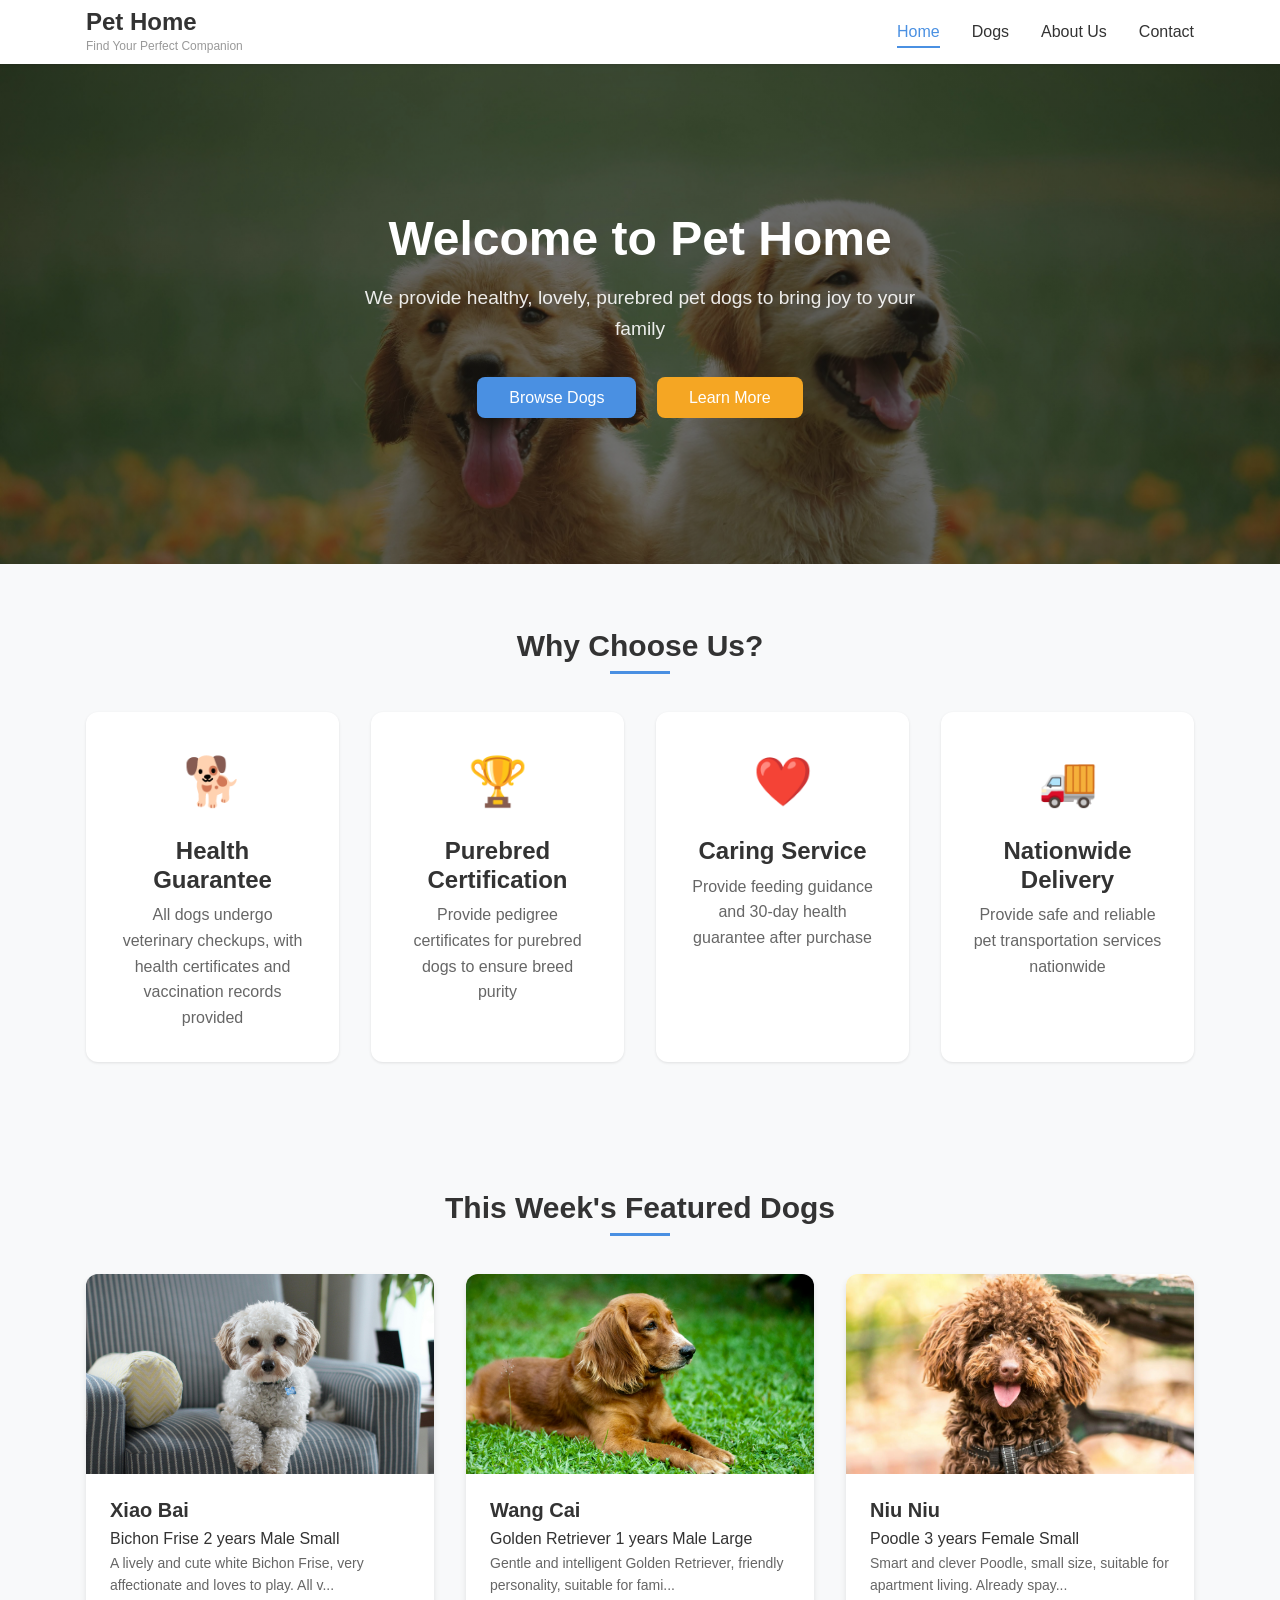
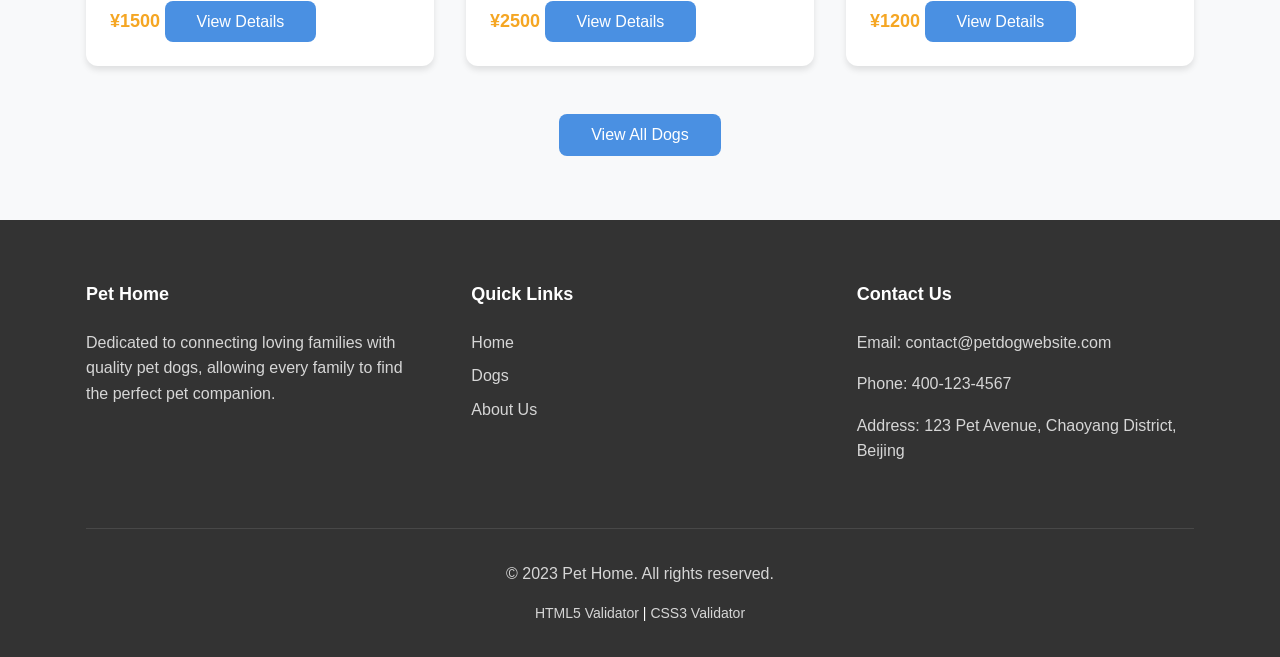
<file: index.html>
﻿<!DOCTYPE html>
<html lang="en">
<head>
    <meta charset="UTF-8">
    <meta name="viewport" content="width=device-width, initial-scale=1.0">
    <meta name="description" content="Pet Home - Premium pet dog purchase platform, providing healthy purebred pet dogs">
    <meta name="keywords" content="pet dogs, dog sales, purebred dogs, pet purchase">
    <title>Pet Home - Find Your Perfect Companion</title>
    <link rel="stylesheet" href="css/style.css">
    <link rel="stylesheet" href="css/layout.css">
    <link rel="stylesheet" href="css/responsive.css">

    <!-- Add background image style -->
    <style>
        .hero {
            /* 只保留背景图片和黑色半透明遮罩 */
            background: linear-gradient(rgba(0, 0, 0, 0.5), rgba(0, 0, 0, 0.5)), url('images/hero-background.jpg');
            background-size: cover;
            background-position: center;
            background-repeat: no-repeat;
            position: relative;
            min-height: 500px;
            display: flex;
            align-items: center;
            justify-content: center;
            text-align: center;
            color: white;
        }

        .hero-content h2 {
            font-size: 3rem;
            margin-bottom: 1rem;
        }

        .hero-content p {
            font-size: 1.2rem;
            margin-bottom: 2rem;
        }
    </style>
</head>
<body>
    <!-- Header Navigation -->
    <header class="header">
        <div class="container">
            <div class="logo">
                <h1><a href="index.html">Pet Home</a></h1>
                <p class="tagline">Find Your Perfect Companion</p>
            </div>
            <nav class="main-nav">
                <ul>
                    <li><a href="index.html" class="active">Home</a></li>
                    <li><a href="dogs.html">Dogs</a></li>
                    <li><a href="about.html">About Us</a></li>
                    <li><a href="#contact">Contact</a></li>
                </ul>
            </nav>
            <button class="menu-toggle" aria-label="Navigation Menu">
                <span></span>
                <span></span>
                <span></span>
            </button>
        </div>
    </header>

    <!-- Main Banner -->
    <section class="hero">
        <div class="hero-content">
            <h2>Welcome to Pet Home</h2>
            <p>We provide healthy, lovely, purebred pet dogs to bring joy to your family</p>
            <a href="dogs.html" class="btn btn-primary">Browse Dogs</a>
            <a href="#features" class="btn btn-secondary">Learn More</a>
        </div>
    </section>

    <!-- Features Section -->
    <section id="features" class="features">
        <div class="container">
            <h2 class="section-title">Why Choose Us?</h2>
            <div class="features-grid">
                <div class="feature-card">
                    <div class="feature-icon">🐕</div>
                    <h3>Health Guarantee</h3>
                    <p>All dogs undergo veterinary checkups, with health certificates and vaccination records provided</p>
                </div>
                <div class="feature-card">
                    <div class="feature-icon">🏆</div>
                    <h3>Purebred Certification</h3>
                    <p>Provide pedigree certificates for purebred dogs to ensure breed purity</p>
                </div>
                <div class="feature-card">
                    <div class="feature-icon">❤️</div>
                    <h3>Caring Service</h3>
                    <p>Provide feeding guidance and 30-day health guarantee after purchase</p>
                </div>
                <div class="feature-card">
                    <div class="feature-icon">🚚</div>
                    <h3>Nationwide Delivery</h3>
                    <p>Provide safe and reliable pet transportation services nationwide</p>
                </div>
            </div>
        </div>
    </section>

    <!-- Featured Dogs -->
    <section class="featured-dogs">
        <div class="container">
            <h2 class="section-title">This Week's Featured Dogs</h2>
            <div class="dog-grid" id="featured-dogs-container">
                <!-- Dog cards will be generated by JavaScript -->
            </div>
            <div class="text-center">
                <a href="dogs.html" class="btn btn-primary">View All Dogs</a>
            </div>
        </div>
    </section>

    <!-- Footer -->
    <footer class="footer" id="contact">
        <div class="container">
            <div class="footer-content">
                <div class="footer-section">
                    <h3>Pet Home</h3>
                    <p>Dedicated to connecting loving families with quality pet dogs, allowing every family to find the perfect pet companion.</p>
                </div>
                <div class="footer-section">
                    <h3>Quick Links</h3>
                    <ul>
                        <li><a href="index.html">Home</a></li>
                        <li><a href="dogs.html">Dogs</a></li>
                        <li><a href="about.html">About Us</a></li>
                    </ul>
                </div>
                <div class="footer-section">
                    <h3>Contact Us</h3>
                    <p>Email: <a href="mailto:contact@petdogwebsite.com">contact@petdogwebsite.com</a></p>
                    <p>Phone: 400-123-4567</p>
                    <p>Address: 123 Pet Avenue, Chaoyang District, Beijing</p>
                </div>
            </div>
            <div class="footer-bottom">
                <p>&copy; 2023 Pet Home. All rights reserved.</p>
                <div class="validator-links">
                    <a href="https://validator.w3.org/" target="_blank">HTML5 Validator</a> |
                    <a href="https://jigsaw.w3.org/css-validator/" target="_blank">CSS3 Validator</a>
                </div>
            </div>
        </div>
    </footer>

    <!-- JavaScript Files -->
    <script src="js/model.js"></script>
    <script src="js/view.js"></script>
    <script src="js/controller.js"></script>
    <script src="js/main.js"></script>

    <!-- Home Page Specific Script -->
    <script>
        document.addEventListener('DOMContentLoaded', function () {
            // Initialize model, view and controller
            const model = new DogModel();
            const view = new HomeView();
            const controller = new HomeController(model, view);

            // Load featured dogs
            controller.loadFeaturedDogs();

            // Mobile menu toggle
            const menuToggle = document.querySelector('.menu-toggle');
            const mainNav = document.querySelector('.main-nav');

            menuToggle.addEventListener('click', function () {
                mainNav.classList.toggle('active');
                menuToggle.classList.toggle('active');
            });

            // Close menu when clicking links
            document.querySelectorAll('.main-nav a').forEach(link => {
                link.addEventListener('click', function () {
                    mainNav.classList.remove('active');
                    menuToggle.classList.remove('active');
                });
            });
        });
    </script>
</body>
</html>
</file>
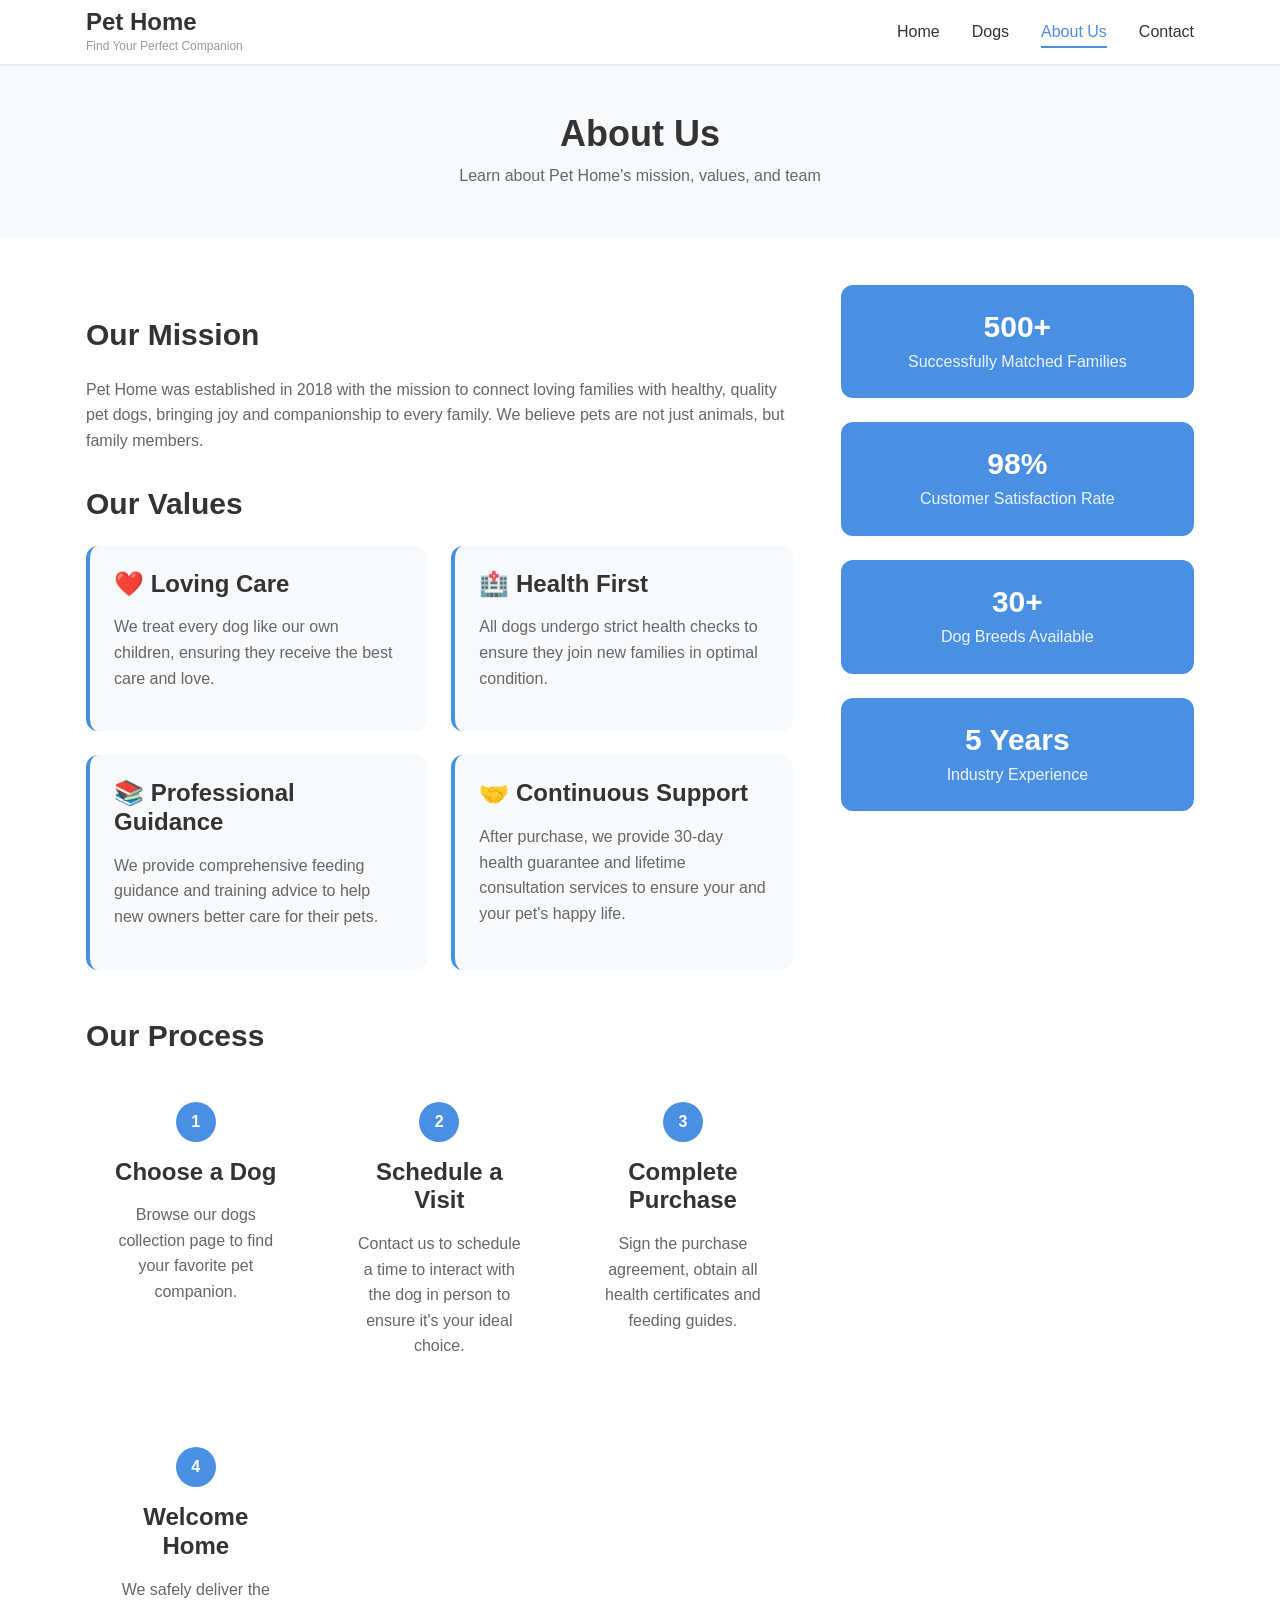
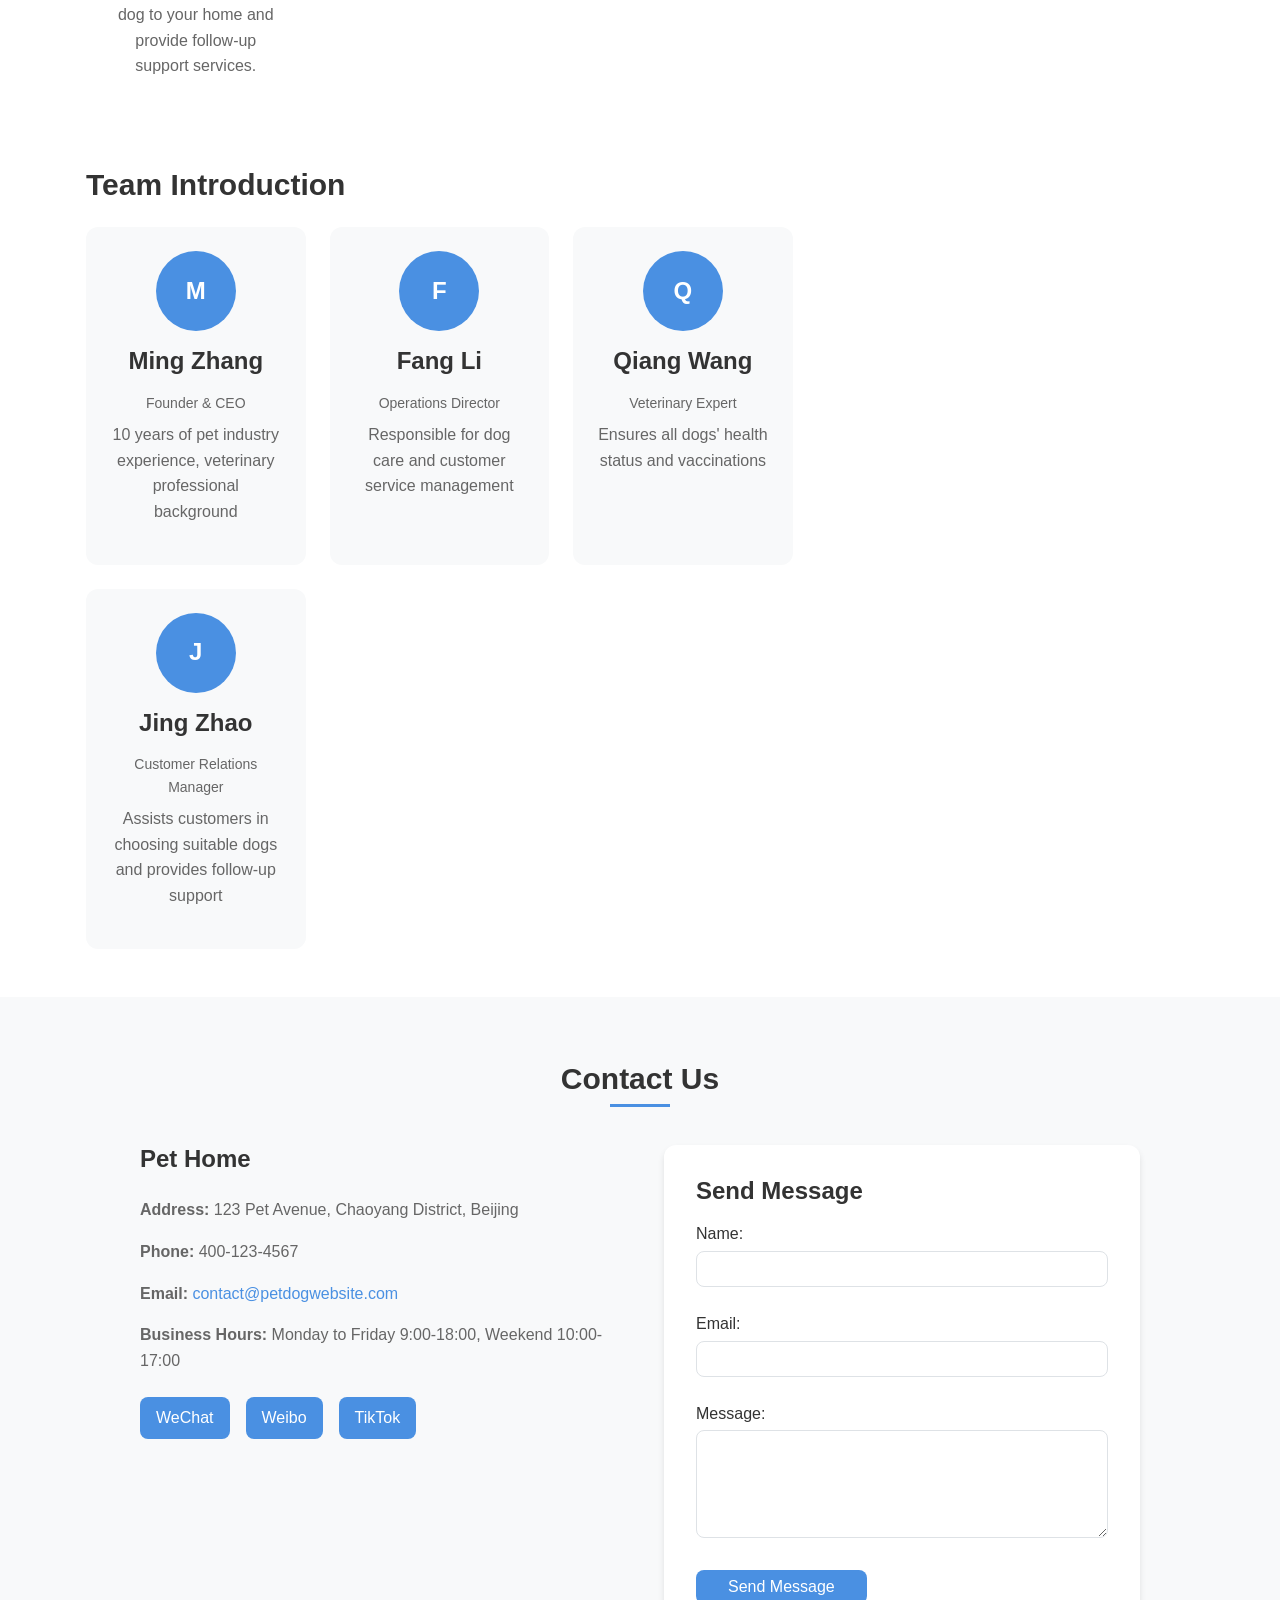
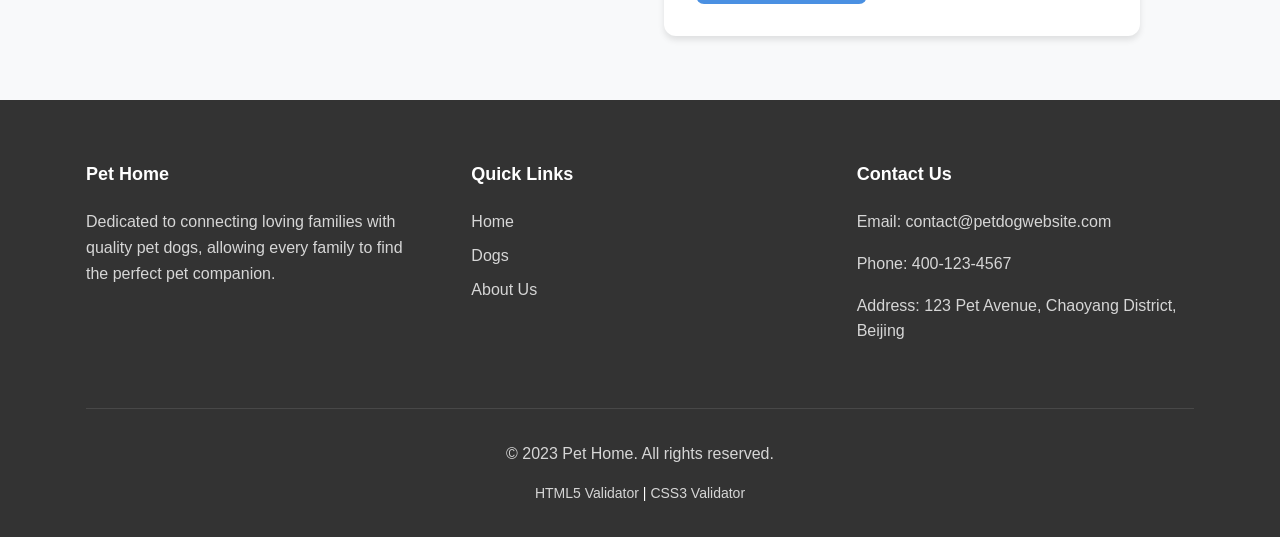
<file: about.html>
﻿<!DOCTYPE html>
<html lang="en">
<head>
    <meta charset="UTF-8">
    <meta name="viewport" content="width=device-width, initial-scale=1.0">
    <meta name="description" content="About Pet Home, our mission and values">
    <meta name="keywords" content="about us, pet home, mission, values">
    <title>About Us - Pet Home</title>
    <link rel="stylesheet" href="css/style.css">
    <link rel="stylesheet" href="css/layout.css">
    <link rel="stylesheet" href="css/responsive.css">
</head>
<body>
    <!-- Header Navigation -->
    <header class="header">
        <div class="container">
            <div class="logo">
                <h1><a href="index.html">Pet Home</a></h1>
                <p class="tagline">Find Your Perfect Companion</p>
            </div>
            <nav class="main-nav">
                <ul>
                    <li><a href="index.html">Home</a></li>
                    <li><a href="dogs.html">Dogs</a></li>
                    <li><a href="about.html" class="active">About Us</a></li>
                    <li><a href="#contact">Contact</a></li>
                </ul>
            </nav>
            <button class="menu-toggle" aria-label="Navigation Menu">
                <span></span>
                <span></span>
                <span></span>
            </button>
        </div>
    </header>

    <!-- Page Header -->
    <section class="page-header">
        <div class="container">
            <h1>About Us</h1>
            <p>Learn about Pet Home's mission, values, and team</p>
        </div>
    </section>

    <!-- About Content -->
    <section class="about-section">
        <div class="container">
            <div class="about-content">
                <div class="about-text">
                    <h2>Our Mission</h2>
                    <p>Pet Home was established in 2018 with the mission to connect loving families with healthy, quality pet dogs, bringing joy and companionship to every family. We believe pets are not just animals, but family members.</p>

                    <h2>Our Values</h2>
                    <div class="values-grid">
                        <div class="value-card">
                            <h3>❤️ Loving Care</h3>
                            <p>We treat every dog like our own children, ensuring they receive the best care and love.</p>
                        </div>
                        <div class="value-card">
                            <h3>🏥 Health First</h3>
                            <p>All dogs undergo strict health checks to ensure they join new families in optimal condition.</p>
                        </div>
                        <div class="value-card">
                            <h3>📚 Professional Guidance</h3>
                            <p>We provide comprehensive feeding guidance and training advice to help new owners better care for their pets.</p>
                        </div>
                        <div class="value-card">
                            <h3>🤝 Continuous Support</h3>
                            <p>After purchase, we provide 30-day health guarantee and lifetime consultation services to ensure your and your pet's happy life.</p>
                        </div>
                    </div>

                    <h2>Our Process</h2>
                    <div class="process-steps">
                        <div class="step">
                            <div class="step-number">1</div>
                            <h3>Choose a Dog</h3>
                            <p>Browse our dogs collection page to find your favorite pet companion.</p>
                        </div>
                        <div class="step">
                            <div class="step-number">2</div>
                            <h3>Schedule a Visit</h3>
                            <p>Contact us to schedule a time to interact with the dog in person to ensure it's your ideal choice.</p>
                        </div>
                        <div class="step">
                            <div class="step-number">3</div>
                            <h3>Complete Purchase</h3>
                            <p>Sign the purchase agreement, obtain all health certificates and feeding guides.</p>
                        </div>
                        <div class="step">
                            <div class="step-number">4</div>
                            <h3>Welcome Home</h3>
                            <p>We safely deliver the dog to your home and provide follow-up support services.</p>
                        </div>
                    </div>

                    <h2>Team Introduction</h2>
                    <div class="team-grid">
                        <div class="team-member">
                            <div class="member-avatar">M</div>
                            <h3>Ming Zhang</h3>
                            <p class="member-title">Founder & CEO</p>
                            <p>10 years of pet industry experience, veterinary professional background</p>
                        </div>
                        <div class="team-member">
                            <div class="member-avatar">F</div>
                            <h3>Fang Li</h3>
                            <p class="member-title">Operations Director</p>
                            <p>Responsible for dog care and customer service management</p>
                        </div>
                        <div class="team-member">
                            <div class="member-avatar">Q</div>
                            <h3>Qiang Wang</h3>
                            <p class="member-title">Veterinary Expert</p>
                            <p>Ensures all dogs' health status and vaccinations</p>
                        </div>
                        <div class="team-member">
                            <div class="member-avatar">J</div>
                            <h3>Jing Zhao</h3>
                            <p class="member-title">Customer Relations Manager</p>
                            <p>Assists customers in choosing suitable dogs and provides follow-up support</p>
                        </div>
                    </div>
                </div>

                <div class="about-stats">
                    <div class="stat-card">
                        <h3>500+</h3>
                        <p>Successfully Matched Families</p>
                    </div>
                    <div class="stat-card">
                        <h3>98%</h3>
                        <p>Customer Satisfaction Rate</p>
                    </div>
                    <div class="stat-card">
                        <h3>30+</h3>
                        <p>Dog Breeds Available</p>
                    </div>
                    <div class="stat-card">
                        <h3>5 Years</h3>
                        <p>Industry Experience</p>
                    </div>
                </div>
            </div>
        </div>
    </section>

    <!-- Contact Section -->
    <section class="contact-section">
        <div class="container">
            <h2 class="section-title">Contact Us</h2>
            <div class="contact-content">
                <div class="contact-info">
                    <h3>Pet Home</h3>
                    <p><strong>Address:</strong> 123 Pet Avenue, Chaoyang District, Beijing</p>
                    <p><strong>Phone:</strong> 400-123-4567</p>
                    <p><strong>Email:</strong> <a href="mailto:contact@petdogwebsite.com">contact@petdogwebsite.com</a></p>
                    <p><strong>Business Hours:</strong> Monday to Friday 9:00-18:00, Weekend 10:00-17:00</p>

                    <div class="social-links">
                        <a href="#" class="social-link">WeChat</a>
                        <a href="#" class="social-link">Weibo</a>
                        <a href="#" class="social-link">TikTok</a>
                    </div>
                </div>

                <div class="contact-form">
                    <h3>Send Message</h3>
                    <form id="contact-form">
                        <div class="form-group">
                            <label for="name">Name:</label>
                            <input type="text" id="name" name="name" required>
                        </div>
                        <div class="form-group">
                            <label for="email">Email:</label>
                            <input type="email" id="email" name="email" required>
                        </div>
                        <div class="form-group">
                            <label for="message">Message:</label>
                            <textarea id="message" name="message" rows="5" required></textarea>
                        </div>
                        <button type="submit" class="btn btn-primary">Send Message</button>
                    </form>
                </div>
            </div>
        </div>
    </section>

    <!-- Footer -->
    <footer class="footer">
        <div class="container">
            <div class="footer-content">
                <div class="footer-section">
                    <h3>Pet Home</h3>
                    <p>Dedicated to connecting loving families with quality pet dogs, allowing every family to find the perfect pet companion.</p>
                </div>
                <div class="footer-section">
                    <h3>Quick Links</h3>
                    <ul>
                        <li><a href="index.html">Home</a></li>
                        <li><a href="dogs.html">Dogs</a></li>
                        <li><a href="about.html">About Us</a></li>
                    </ul>
                </div>
                <div class="footer-section">
                    <h3>Contact Us</h3>
                    <p>Email: <a href="mailto:contact@petdogwebsite.com">contact@petdogwebsite.com</a></p>
                    <p>Phone: 400-123-4567</p>
                    <p>Address: 123 Pet Avenue, Chaoyang District, Beijing</p>
                </div>
            </div>
            <div class="footer-bottom">
                <p>&copy; 2023 Pet Home. All rights reserved.</p>
                <div class="validator-links">
                    <a href="https://validator.w3.org/" target="_blank">HTML5 Validator</a> |
                    <a href="https://jigsaw.w3.org/css-validator/" target="_blank">CSS3 Validator</a>
                </div>
            </div>
        </div>
    </footer>

    <!-- JavaScript Files -->
    <script src="js/main.js"></script>

    <!-- About Us Page Specific Script -->
    <script>
        document.addEventListener('DOMContentLoaded', function () {
            // Mobile menu toggle
            const menuToggle = document.querySelector('.menu-toggle');
            const mainNav = document.querySelector('.main-nav');

            menuToggle.addEventListener('click', function () {
                mainNav.classList.toggle('active');
                menuToggle.classList.toggle('active');
            });

            // Close menu when clicking links
            document.querySelectorAll('.main-nav a').forEach(link => {
                link.addEventListener('click', function () {
                    mainNav.classList.remove('active');
                    menuToggle.classList.remove('active');
                });
            });

            // Contact form submission
            const contactForm = document.getElementById('contact-form');
            if (contactForm) {
                contactForm.addEventListener('submit', function (e) {
                    e.preventDefault();

                    // Get form data
                    const name = document.getElementById('name').value;
                    const email = document.getElementById('email').value;
                    const message = document.getElementById('message').value;

                    // Here you can add form submission logic, such as sending to server
                    alert(`Thank you ${name} for your message! We will contact you via ${email} as soon as possible.`);

                    // Reset form
                    contactForm.reset();
                });
            }
        });
    </script>
</body>
</html>
</file>
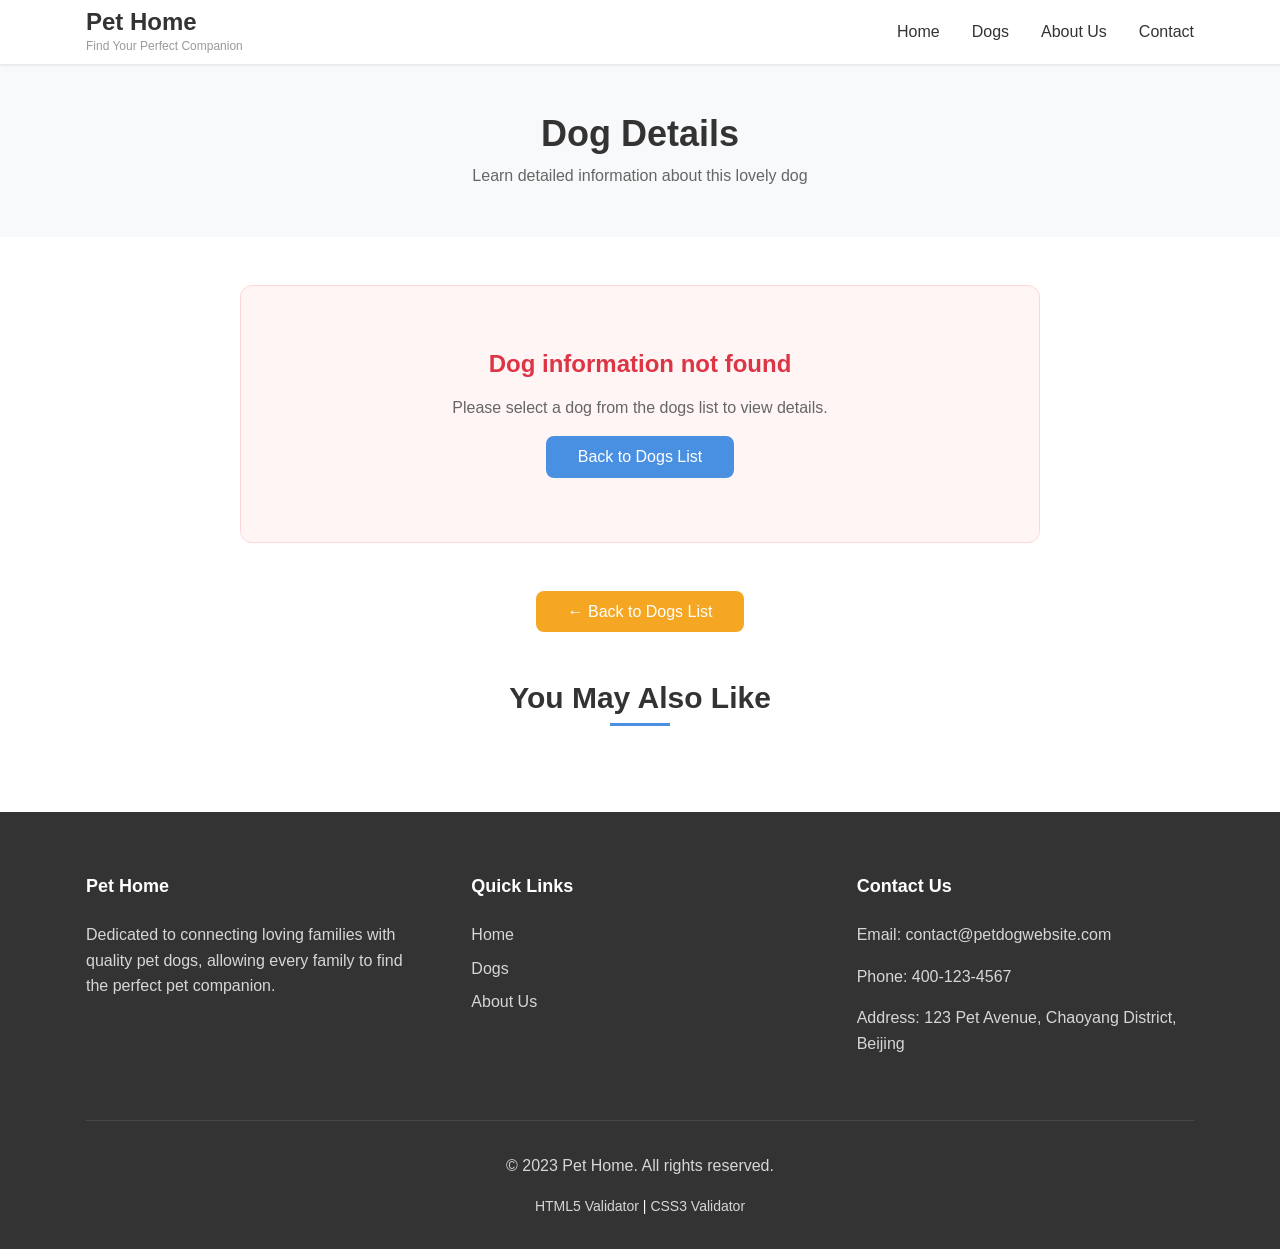
<file: dog-detail.html>
﻿<!DOCTYPE html>
<html lang="en">
<head>
    <meta charset="UTF-8">
    <meta name="viewport" content="width=device-width, initial-scale=1.0">
    <meta name="description" content="Dog detailed information page">
    <meta name="keywords" content="dog details, pet information, purchase pet">
    <title>Dog Details - Pet Home</title>
    <link rel="stylesheet" href="css/style.css">
    <link rel="stylesheet" href="css/layout.css">
    <link rel="stylesheet" href="css/responsive.css">
</head>
<body>
    <!-- Header Navigation -->
    <header class="header">
        <div class="container">
            <div class="logo">
                <h1><a href="index.html">Pet Home</a></h1>
                <p class="tagline">Find Your Perfect Companion</p>
            </div>
            <nav class="main-nav">
                <ul>
                    <li><a href="index.html">Home</a></li>
                    <li><a href="dogs.html">Dogs</a></li>
                    <li><a href="about.html">About Us</a></li>
                    <li><a href="#contact">Contact</a></li>
                </ul>
            </nav>
            <button class="menu-toggle" aria-label="Navigation Menu">
                <span></span>
                <span></span>
                <span></span>
            </button>
        </div>
    </header>

    <!-- Page Header -->
    <section class="page-header">
        <div class="container">
            <h1>Dog Details</h1>
            <p>Learn detailed information about this lovely dog</p>
        </div>
    </section>

    <!-- Dog Detail Content -->
    <section class="dog-detail-section">
        <div class="container">
            <div id="dog-detail-container">
                <!-- Dog details will be generated by JavaScript -->
                <div class="loading">Loading dog information...</div>
            </div>

            <div class="back-to-dogs">
                <a href="dogs.html" class="btn btn-secondary">&larr; Back to Dogs List</a>
            </div>
        </div>
    </section>

    <!-- Similar Dogs Recommendation -->
    <section class="similar-dogs">
        <div class="container">
            <h2 class="section-title">You May Also Like</h2>
            <div id="similar-dogs-container" class="dog-grid">
                <!-- Similar dogs will be generated by JavaScript -->
            </div>
        </div>
    </section>

    <!-- Footer -->
    <footer class="footer" id="contact">
        <div class="container">
            <div class="footer-content">
                <div class="footer-section">
                    <h3>Pet Home</h3>
                    <p>Dedicated to connecting loving families with quality pet dogs, allowing every family to find the perfect pet companion.</p>
                </div>
                <div class="footer-section">
                    <h3>Quick Links</h3>
                    <ul>
                        <li><a href="index.html">Home</a></li>
                        <li><a href="dogs.html">Dogs</a></li>
                        <li><a href="about.html">About Us</a></li>
                    </ul>
                </div>
                <div class="footer-section">
                    <h3>Contact Us</h3>
                    <p>Email: <a href="mailto:contact@petdogwebsite.com">contact@petdogwebsite.com</a></p>
                    <p>Phone: 400-123-4567</p>
                    <p>Address: 123 Pet Avenue, Chaoyang District, Beijing</p>
                </div>
            </div>
            <div class="footer-bottom">
                <p>&copy; 2023 Pet Home. All rights reserved.</p>
                <div class="validator-links">
                    <a href="https://validator.w3.org/" target="_blank">HTML5 Validator</a> |
                    <a href="https://jigsaw.w3.org/css-validator/" target="_blank">CSS3 Validator</a>
                </div>
            </div>
        </div>
    </footer>

    <!-- JavaScript Files -->
    <script src="js/model.js"></script>
    <script src="js/view.js"></script>
    <script src="js/controller.js"></script>
    <script src="js/main.js"></script>

    <!-- Dog Detail Page Specific Script -->
    <script>
        document.addEventListener('DOMContentLoaded', function () {
            // Get dog ID from URL parameters
            const urlParams = new URLSearchParams(window.location.search);
            const dogId = urlParams.get('id');

            if (!dogId) {
                // If no ID parameter, show error message and return
                document.getElementById('dog-detail-container').innerHTML = `
                        <div class="error-message">
                            <h3>Dog information not found</h3>
                            <p>Please select a dog from the dogs list to view details.</p>
                            <a href="dogs.html" class="btn btn-primary">Back to Dogs List</a>
                        </div>
                    `;
                return;
            }

            // Initialize model, view and controller
            const model = new DogModel();
            const view = new DogDetailView();
            const controller = new DogDetailController(model, view);

            // Load dog details
            controller.loadDogDetail(parseInt(dogId));

            // Mobile menu toggle
            const menuToggle = document.querySelector('.menu-toggle');
            const mainNav = document.querySelector('.main-nav');

            menuToggle.addEventListener('click', function () {
                mainNav.classList.toggle('active');
                menuToggle.classList.toggle('active');
            });

            // Close menu when clicking links
            document.querySelectorAll('.main-nav a').forEach(link => {
                link.addEventListener('click', function () {
                    mainNav.classList.remove('active');
                    menuToggle.classList.remove('active');
                });
            });
        });
    </script>
</body>
</html>
</file>
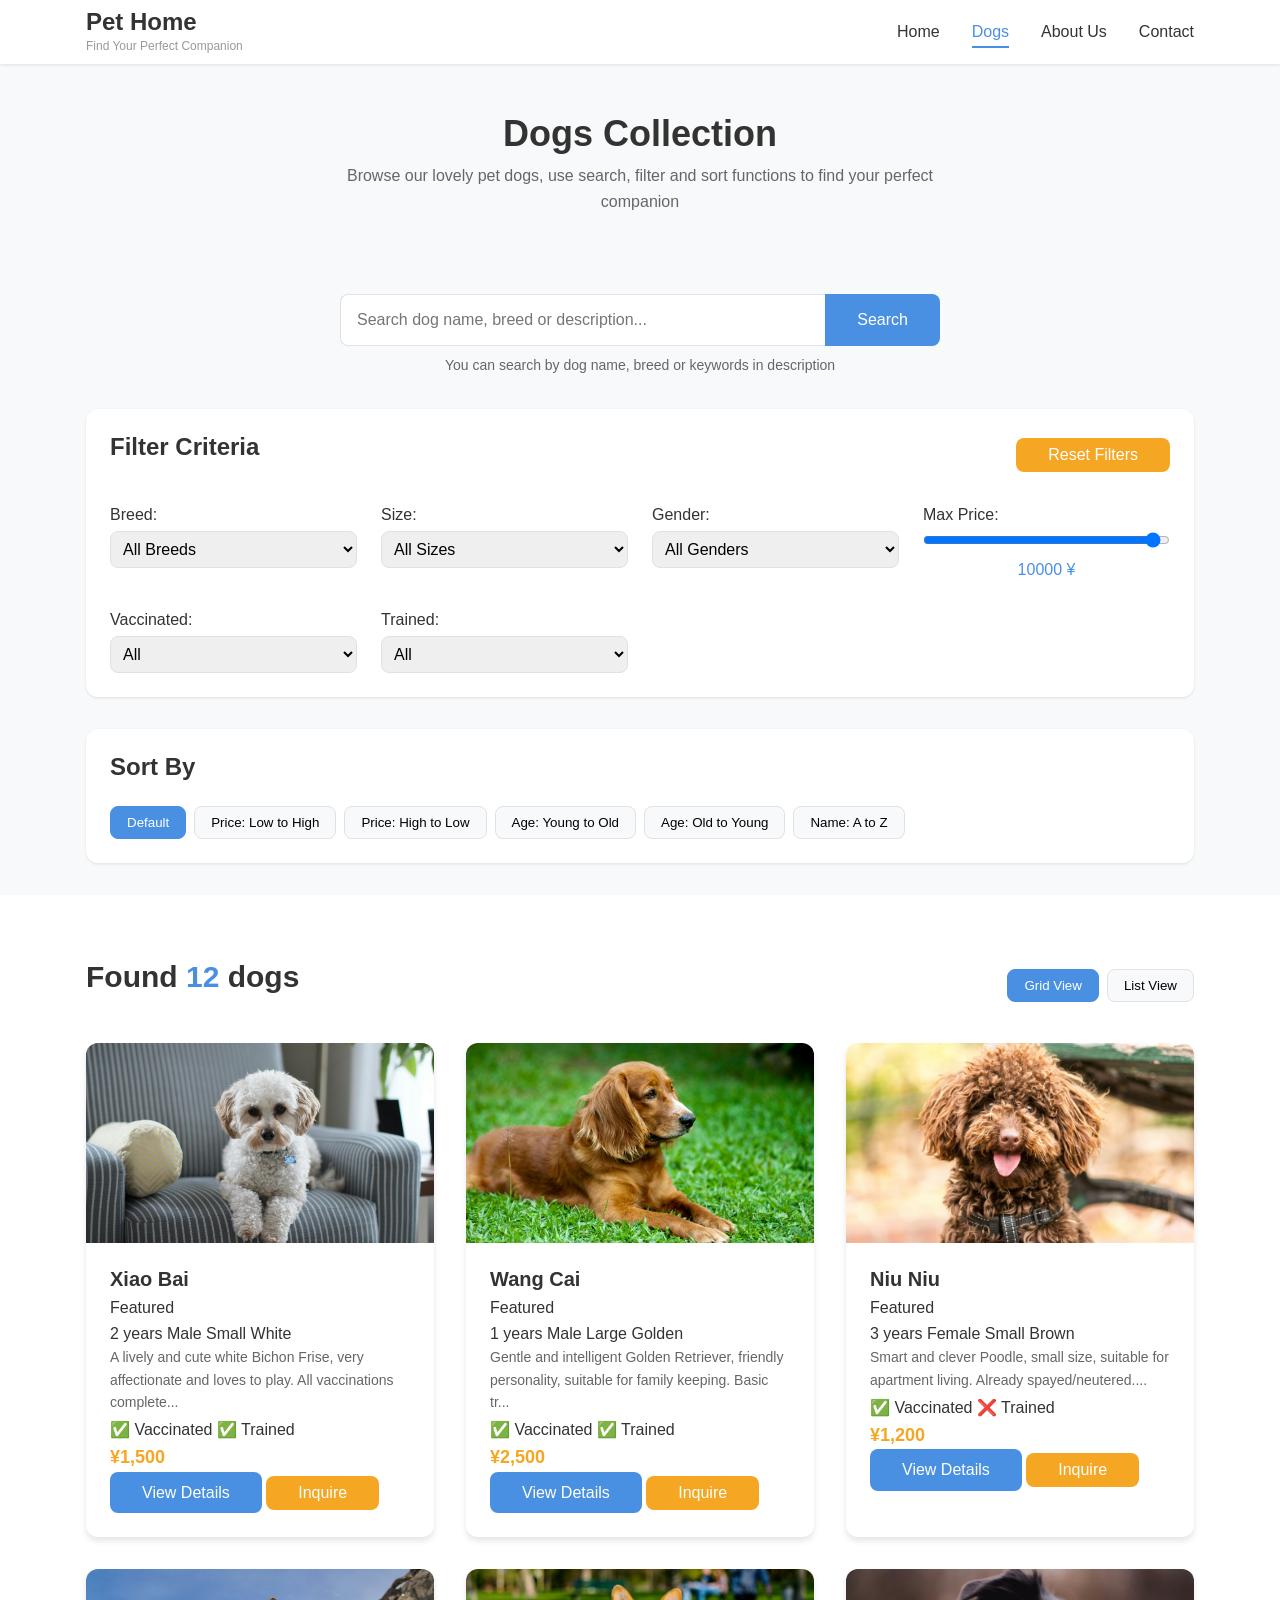
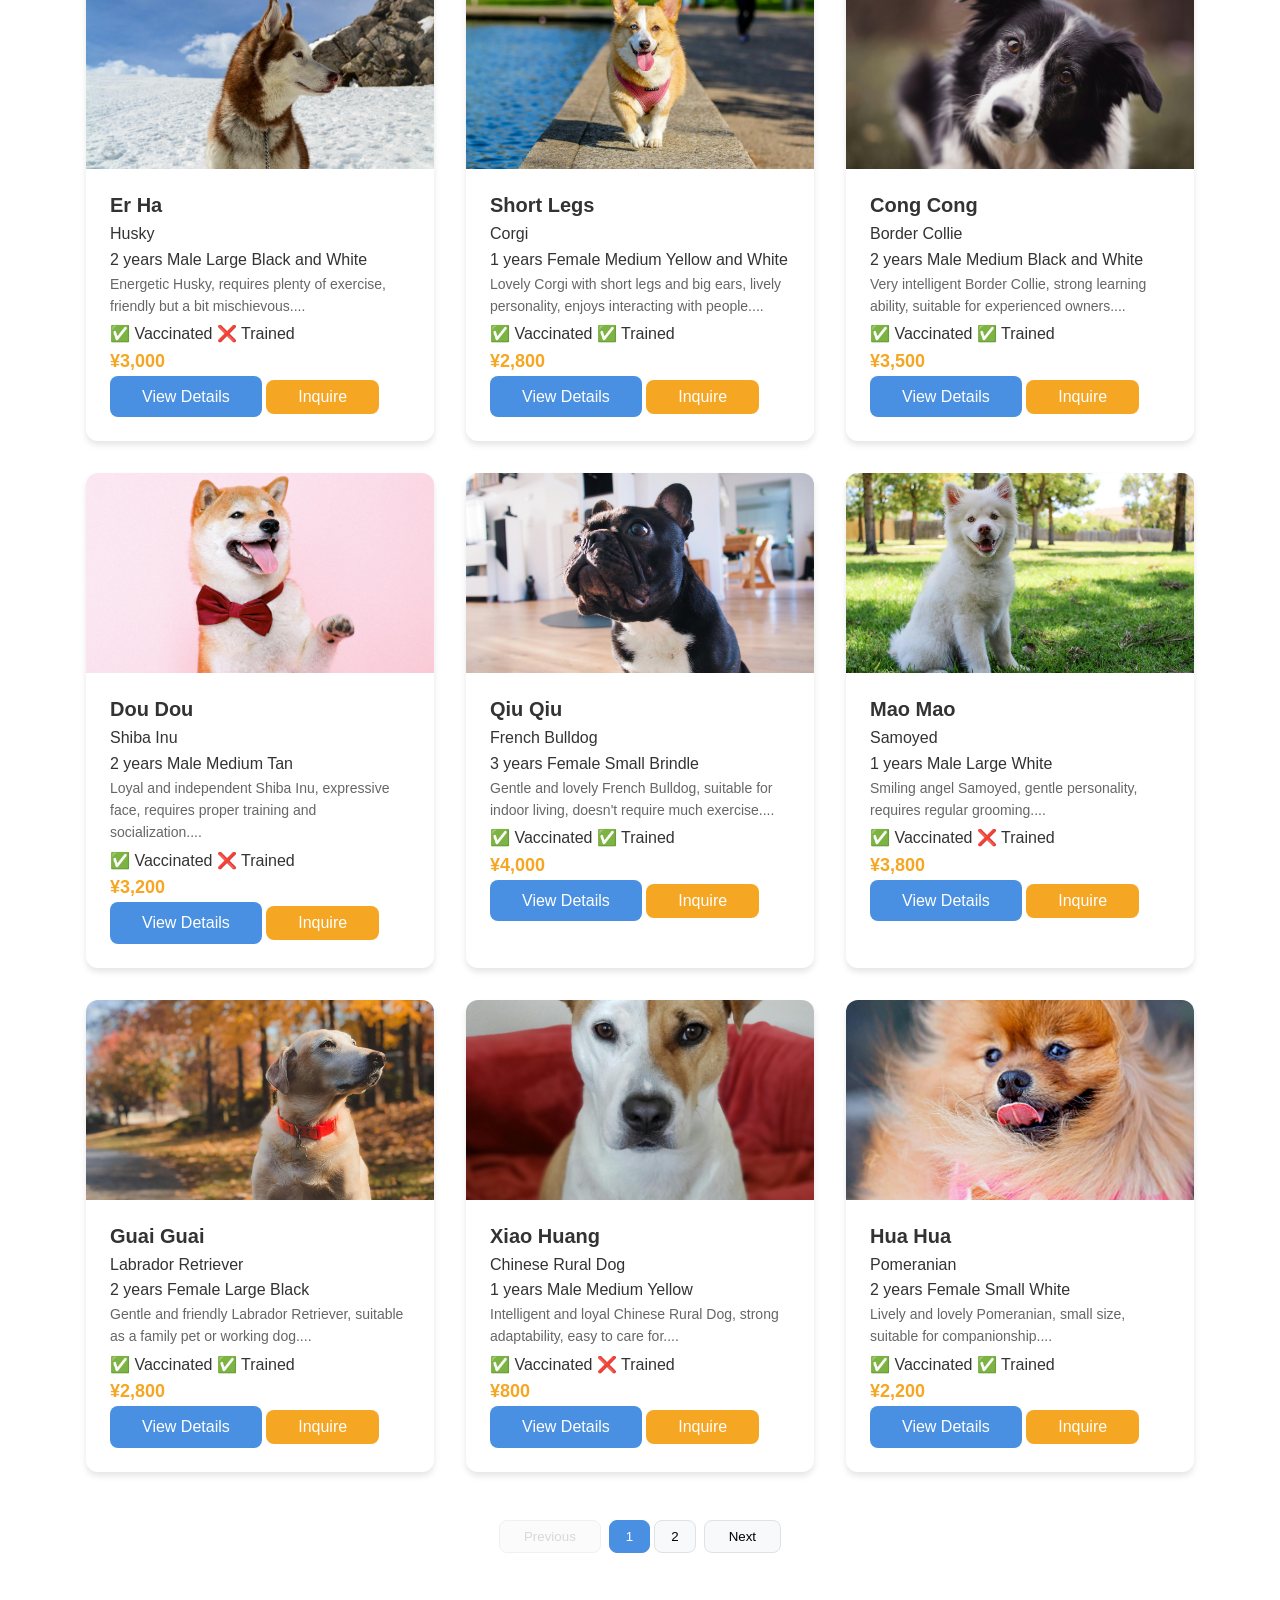
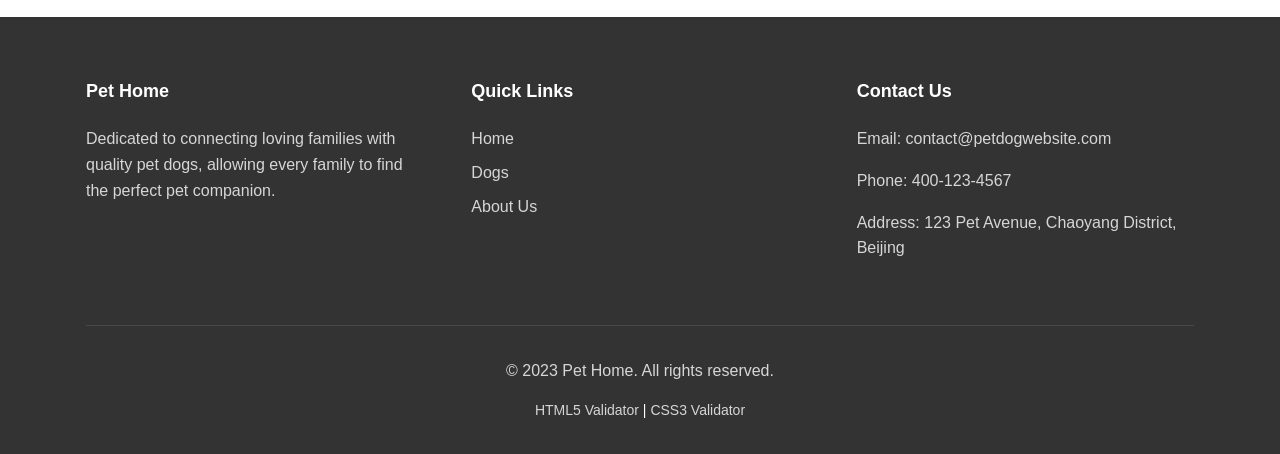
<file: dogs.html>
﻿<!DOCTYPE html>
<html lang="en">
<head>
    <meta charset="UTF-8">
    <meta name="viewport" content="width=device-width, initial-scale=1.0">
    <meta name="description" content="Browse our pet dogs with search, filter, and sort functionality">
    <meta name="keywords" content="dog search, dog filter, dog sort, pet purchase">
    <title>Dogs - Pet Home</title>
    <link rel="stylesheet" href="css/style.css">
    <link rel="stylesheet" href="css/layout.css">
    <link rel="stylesheet" href="css/responsive.css">
</head>
<body>
    <!-- Header Navigation -->
    <header class="header">
        <div class="container">
            <div class="logo">
                <h1><a href="index.html">Pet Home</a></h1>
                <p class="tagline">Find Your Perfect Companion</p>
            </div>
            <nav class="main-nav">
                <ul>
                    <li><a href="index.html">Home</a></li>
                    <li><a href="dogs.html" class="active">Dogs</a></li>
                    <li><a href="about.html">About Us</a></li>
                    <li><a href="#contact">Contact</a></li>
                </ul>
            </nav>
            <button class="menu-toggle" aria-label="Navigation Menu">
                <span></span>
                <span></span>
                <span></span>
            </button>
        </div>
    </header>

    <!-- Page Header -->
    <section class="page-header">
        <div class="container">
            <h1>Dogs Collection</h1>
            <p>Browse our lovely pet dogs, use search, filter and sort functions to find your perfect companion</p>
        </div>
    </section>

    <!-- Search and Filter Section -->
    <section class="filter-section">
        <div class="container">
            <!-- Search Box -->
            <div class="search-container">
                <div class="search-box">
                    <input type="text" id="search-input" placeholder="Search dog name, breed or description...">
                    <button id="search-btn" class="btn btn-primary">
                        <span>Search</span>
                    </button>
                </div>
                <div class="search-info">
                    <p>You can search by dog name, breed or keywords in description</p>
                </div>
            </div>

            <!-- Filters -->
            <div class="filters-container">
                <div class="filter-header">
                    <h3>Filter Criteria</h3>
                    <button id="reset-filters" class="btn btn-secondary">Reset Filters</button>
                </div>

                <form id="filter-form" class="filter-form">
                    <div class="filter-group">
                        <label for="breed-filter">Breed:</label>
                        <select id="breed-filter" name="breed">
                            <option value="">All Breeds</option>
                            <option value="Bichon Frise">Bichon Frise</option>
                            <option value="Golden Retriever">Golden Retriever</option>
                            <option value="Poodle">Poodle</option>
                            <option value="Husky">Husky</option>
                            <option value="Corgi">Corgi</option>
                            <option value="Border Collie">Border Collie</option>
                            <option value="Shiba Inu">Shiba Inu</option>
                            <option value="French Bulldog">French Bulldog</option>
                            <option value="Samoyed">Samoyed</option>
                            <option value="Labrador Retriever">Labrador Retriever</option>
                            <option value="Chinese Rural Dog">Chinese Rural Dog</option>
                            <option value="Pomeranian">Pomeranian</option>
                        </select>
                    </div>

                    <div class="filter-group">
                        <label for="size-filter">Size:</label>
                        <select id="size-filter" name="size">
                            <option value="">All Sizes</option>
                            <option value="Small">Small</option>
                            <option value="Medium">Medium</option>
                            <option value="Large">Large</option>
                        </select>
                    </div>

                    <div class="filter-group">
                        <label for="gender-filter">Gender:</label>
                        <select id="gender-filter" name="gender">
                            <option value="">All Genders</option>
                            <option value="Male">Male</option>
                            <option value="Female">Female</option>
                        </select>
                    </div>

                    <div class="filter-group">
                        <label for="price-filter">Max Price:</label>
                        <div class="price-range">
                            <input type="range" id="price-range" name="maxPrice" min="0" max="10000" step="500" value="10000">
                            <div class="price-display">
                                <span id="price-value">10000</span> ¥
                            </div>
                        </div>
                    </div>

                    <div class="filter-group">
                        <label for="vaccinated-filter">Vaccinated:</label>
                        <select id="vaccinated-filter" name="vaccinated">
                            <option value="">All</option>
                            <option value="true">Yes</option>
                            <option value="false">No</option>
                        </select>
                    </div>

                    <div class="filter-group">
                        <label for="trained-filter">Trained:</label>
                        <select id="trained-filter" name="trained">
                            <option value="">All</option>
                            <option value="true">Yes</option>
                            <option value="false">No</option>
                        </select>
                    </div>
                </form>
            </div>

            <!-- Sort Options -->
            <div class="sort-container">
                <div class="sort-header">
                    <h3>Sort By</h3>
                </div>
                <div class="sort-options">
                    <button class="sort-btn active" data-sort="default" data-order="asc">Default</button>
                    <button class="sort-btn" data-sort="price" data-order="asc">Price: Low to High</button>
                    <button class="sort-btn" data-sort="price" data-order="desc">Price: High to Low</button>
                    <button class="sort-btn" data-sort="age" data-order="asc">Age: Young to Old</button>
                    <button class="sort-btn" data-sort="age" data-order="desc">Age: Old to Young</button>
                    <button class="sort-btn" data-sort="name" data-order="asc">Name: A to Z</button>
                </div>
            </div>
        </div>
    </section>

    <!-- Dogs Display Section -->
    <section class="dogs-section">
        <div class="container">
            <div class="dogs-header">
                <h2 id="dogs-count">Found <span>12</span> dogs</h2>
                <div class="view-options">
                    <button id="grid-view" class="view-btn active" aria-label="Grid View">
                        <span>Grid View</span>
                    </button>
                    <button id="list-view" class="view-btn" aria-label="List View">
                        <span>List View</span>
                    </button>
                </div>
            </div>

            <div id="dog-list" class="dog-grid">
                <!-- Dog cards will be generated by JavaScript -->
            </div>

            <!-- Pagination -->
            <div class="pagination" id="pagination">
                <button id="prev-page" class="pagination-btn" disabled>Previous</button>
                <div class="page-numbers" id="page-numbers">
                    <button class="page-number active" data-page="1">1</button>
                    <button class="page-number" data-page="2">2</button>
                </div>
                <button id="next-page" class="pagination-btn">Next</button>
            </div>

            <!-- No Results Message -->
            <div id="no-results" class="no-results" style="display: none;">
                <h3>No dogs found matching your criteria</h3>
                <p>Please try adjusting your filters or search keywords</p>
                <button id="reset-all" class="btn btn-primary">Reset All Filters</button>
            </div>
        </div>
    </section>

    <!-- Footer -->
    <footer class="footer" id="contact">
        <div class="container">
            <div class="footer-content">
                <div class="footer-section">
                    <h3>Pet Home</h3>
                    <p>Dedicated to connecting loving families with quality pet dogs, allowing every family to find the perfect pet companion.</p>
                </div>
                <div class="footer-section">
                    <h3>Quick Links</h3>
                    <ul>
                        <li><a href="index.html">Home</a></li>
                        <li><a href="dogs.html">Dogs</a></li>
                        <li><a href="about.html">About Us</a></li>
                    </ul>
                </div>
                <div class="footer-section">
                    <h3>Contact Us</h3>
                    <p>Email: <a href="mailto:contact@petdogwebsite.com">contact@petdogwebsite.com</a></p>
                    <p>Phone: 400-123-4567</p>
                    <p>Address: 123 Pet Avenue, Chaoyang District, Beijing</p>
                </div>
            </div>
            <div class="footer-bottom">
                <p>&copy; 2023 Pet Home. All rights reserved.</p>
                <div class="validator-links">
                    <a href="https://validator.w3.org/" target="_blank">HTML5 Validator</a> |
                    <a href="https://jigsaw.w3.org/css-validator/" target="_blank">CSS3 Validator</a>
                </div>
            </div>
        </div>
    </footer>

    <!-- JavaScript Files -->
    <script src="js/model.js"></script>
    <script src="js/view.js"></script>
    <script src="js/controller.js"></script>
    <script src="js/main.js"></script>

    <!-- Dogs Page Specific Script -->
    <script>
        // Enhanced Simple Search Implementation
        class EnhancedSearch {
            constructor() {
                this.searchInput = document.getElementById('search-input');
                this.searchBtn = document.getElementById('search-btn');
                this.dogListContainer = document.getElementById('dog-list');
                this.dogsCountElement = document.getElementById('dogs-count');
                this.noResultsElement = document.getElementById('no-results');
                this.resetAllButton = document.getElementById('reset-all');

                this.init();
            }

            init() {
                // Bind search events
                if (this.searchBtn) {
                    this.searchBtn.addEventListener('click', () => this.performSearch());
                }

                if (this.searchInput) {
                    this.searchInput.addEventListener('keypress', (e) => {
                        if (e.key === 'Enter') this.performSearch();
                    });
                }

                // Bind reset all button
                if (this.resetAllButton) {
                    this.resetAllButton.addEventListener('click', () => this.resetAllFilters());
                }

                // Initialize with default data
                this.loadInitialDogs();
            }

            loadInitialDogs() {
                // Create initial dog cards
                const initialDogs = [
                    {
                        id: 1,
                        name: 'Xiao Bai',
                        breed: 'Bichon Frise',
                        age: 2,
                        price: 1500,
                        description: 'A lively and cute white Bichon Frise, very affectionate and loves to play. All vaccinations completed, in good health.',
                        gender: 'Male',
                        size: 'Small',
                        color: 'White',
                        vaccinated: true,
                        trained: true,
                        featured: true,
                        image: 'images/dogs/bichon.jpg'
                    },
                    {
                        id: 2,
                        name: 'Wang Cai',
                        breed: 'Golden Retriever',
                        age: 1,
                        price: 2500,
                        description: 'Gentle and intelligent Golden Retriever, friendly personality, suitable for family keeping. Basic training completed.',
                        gender: 'Male',
                        size: 'Large',
                        color: 'Golden',
                        vaccinated: true,
                        trained: true,
                        featured: true,
                        image: 'images/dogs/golden.jpg'
                    },
                    {
                        id: 3,
                        name: 'Niu Niu',
                        breed: 'Poodle',
                        age: 3,
                        price: 1200,
                        description: 'Smart and clever Poodle, small size, suitable for apartment living. Already spayed/neutered.',
                        gender: 'Female',
                        size: 'Small',
                        color: 'Brown',
                        vaccinated: true,
                        trained: false,
                        featured: true,
                        image: 'images/dogs/poodle.jpg'
                    },
                    {
                        id: 4,
                        name: 'Er Ha',
                        breed: 'Husky',
                        age: 2,
                        price: 3000,
                        description: 'Energetic Husky, requires plenty of exercise, friendly but a bit mischievous.',
                        gender: 'Male',
                        size: 'Large',
                        color: 'Black and White',
                        vaccinated: true,
                        trained: false,
                        featured: false,
                        image: 'images/dogs/husky.jpg'
                    },
                    {
                        id: 5,
                        name: 'Short Legs',
                        breed: 'Corgi',
                        age: 1,
                        price: 2800,
                        description: 'Lovely Corgi with short legs and big ears, lively personality, enjoys interacting with people.',
                        gender: 'Female',
                        size: 'Medium',
                        color: 'Yellow and White',
                        vaccinated: true,
                        trained: true,
                        featured: false,
                        image: 'images/dogs/corgi.jpg'
                    },
                    {
                        id: 6,
                        name: 'Cong Cong',
                        breed: 'Border Collie',
                        age: 2,
                        price: 3500,
                        description: 'Very intelligent Border Collie, strong learning ability, suitable for experienced owners.',
                        gender: 'Male',
                        size: 'Medium',
                        color: 'Black and White',
                        vaccinated: true,
                        trained: true,
                        featured: false,
                        image: 'images/dogs/border-collie.jpg'
                    },
                    {
                        id: 7,
                        name: 'Dou Dou',
                        breed: 'Shiba Inu',
                        age: 2,
                        price: 3200,
                        description: 'Loyal and independent Shiba Inu, expressive face, requires proper training and socialization.',
                        gender: 'Male',
                        size: 'Medium',
                        color: 'Tan',
                        vaccinated: true,
                        trained: false,
                        featured: false,
                        image: 'images/dogs/shiba.jpg'
                    },
                    {
                        id: 8,
                        name: 'Qiu Qiu',
                        breed: 'French Bulldog',
                        age: 3,
                        price: 4000,
                        description: 'Gentle and lovely French Bulldog, suitable for indoor living, doesn\'t require much exercise.',
                        gender: 'Female',
                        size: 'Small',
                        color: 'Brindle',
                        vaccinated: true,
                        trained: true,
                        featured: false,
                        image: 'images/dogs/french-bulldog.jpg'
                    },
                    {
                        id: 9,
                        name: 'Mao Mao',
                        breed: 'Samoyed',
                        age: 1,
                        price: 3800,
                        description: 'Smiling angel Samoyed, gentle personality, requires regular grooming.',
                        gender: 'Male',
                        size: 'Large',
                        color: 'White',
                        vaccinated: true,
                        trained: false,
                        featured: false,
                        image: 'images/dogs/samoyed.jpg'
                    },
                    {
                        id: 10,
                        name: 'Guai Guai',
                        breed: 'Labrador Retriever',
                        age: 2,
                        price: 2800,
                        description: 'Gentle and friendly Labrador Retriever, suitable as a family pet or working dog.',
                        gender: 'Female',
                        size: 'Large',
                        color: 'Black',
                        vaccinated: true,
                        trained: true,
                        featured: false,
                        image: 'images/dogs/labrador.jpg'
                    },
                    {
                        id: 11,
                        name: 'Xiao Huang',
                        breed: 'Chinese Rural Dog',
                        age: 1,
                        price: 800,
                        description: 'Intelligent and loyal Chinese Rural Dog, strong adaptability, easy to care for.',
                        gender: 'Male',
                        size: 'Medium',
                        color: 'Yellow',
                        vaccinated: true,
                        trained: false,
                        featured: false,
                        image: 'images/dogs/chinese-rural.jpg'
                    },
                    {
                        id: 12,
                        name: 'Hua Hua',
                        breed: 'Pomeranian',
                        age: 2,
                        price: 2200,
                        description: 'Lively and lovely Pomeranian, small size, suitable for companionship.',
                        gender: 'Female',
                        size: 'Small',
                        color: 'White',
                        vaccinated: true,
                        trained: true,
                        featured: false,
                        image: 'images/dogs/pomeranian.jpg'
                    }
                ];

                this.allDogs = initialDogs;
                this.currentDogs = [...this.allDogs];

                // Render initial dogs
                this.renderDogList(this.currentDogs);
                this.updatePagination(1, 2);
            }

            renderDogList(dogs) {
                this.dogListContainer.innerHTML = '';

                if (dogs.length === 0) {
                    this.showNoResults();
                    return;
                }

                dogs.forEach(dog => {
                    const dogCard = this.createDogCard(dog);
                    this.dogListContainer.appendChild(dogCard);
                });

                this.updateDogsCount(dogs.length);
                this.hideNoResults();
            }

            createDogCard(dog) {
                const card = document.createElement('div');
                card.className = 'dog-card';
                card.innerHTML = `
                        <img src="${dog.image}" alt="${dog.name}" onerror="this.src='images/default-dog.jpg'">
                        <div class="dog-info">
                            <div class="dog-header">
                                <h3>${dog.name}</h3>
                                <span class="dog-badge ${dog.featured ? 'featured' : ''}">
                                    ${dog.featured ? 'Featured' : dog.breed}
                                </span>
                            </div>
                            <div class="dog-meta">
                                <span class="age">${dog.age} years</span>
                                <span class="gender">${dog.gender}</span>
                                <span class="size">${dog.size}</span>
                                <span class="color">${dog.color}</span>
                            </div>
                            <p class="description">${dog.description.substring(0, 100)}...</p>
                            <div class="dog-features">
                                <span class="feature" title="Vaccinated">${dog.vaccinated ? '✅' : '❌'} Vaccinated</span>
                                <span class="feature" title="Trained">${dog.trained ? '✅' : '❌'} Trained</span>
                            </div>
                            <div class="dog-footer">
                                <span class="price">¥${dog.price.toLocaleString()}</span>
                                <div class="dog-actions">
                                    <a href="dog-detail.html?id=${dog.id}" class="btn btn-primary">View Details</a>
                                    <button class="btn btn-secondary btn-contact" data-id="${dog.id}">Inquire</button>
                                </div>
                            </div>
                        </div>
                    `;
                return card;
            }

            performSearch() {
                const keyword = this.searchInput.value.trim().toLowerCase();
                const breedFilter = document.getElementById('breed-filter').value;
                const sizeFilter = document.getElementById('size-filter').value;
                const genderFilter = document.getElementById('gender-filter').value;
                const maxPrice = parseInt(document.getElementById('price-range').value);
                const vaccinatedFilter = document.getElementById('vaccinated-filter').value;
                const trainedFilter = document.getElementById('trained-filter').value;

                // Apply search and filters
                const results = this.allDogs.filter(dog => {
                    // Search filter
                    const matchesSearch = keyword === '' ||
                        dog.name.toLowerCase().includes(keyword) ||
                        dog.breed.toLowerCase().includes(keyword) ||
                        dog.description.toLowerCase().includes(keyword);

                    // Breed filter
                    const matchesBreed = breedFilter === '' || dog.breed === breedFilter;

                    // Size filter
                    const matchesSize = sizeFilter === '' || dog.size === sizeFilter;

                    // Gender filter
                    const matchesGender = genderFilter === '' || dog.gender === genderFilter;

                    // Price filter
                    const matchesPrice = dog.price <= maxPrice;

                    // Vaccinated filter
                    const matchesVaccinated = vaccinatedFilter === '' ||
                        (vaccinatedFilter === 'true' && dog.vaccinated) ||
                        (vaccinatedFilter === 'false' && !dog.vaccinated);

                    // Trained filter
                    const matchesTrained = trainedFilter === '' ||
                        (trainedFilter === 'true' && dog.trained) ||
                        (trainedFilter === 'false' && !dog.trained);

                    return matchesSearch && matchesBreed && matchesSize &&
                        matchesGender && matchesPrice && matchesVaccinated && matchesTrained;
                });

                // Apply sorting
                const activeSortBtn = document.querySelector('.sort-btn.active');
                if (activeSortBtn) {
                    const sortBy = activeSortBtn.dataset.sort;
                    const order = activeSortBtn.dataset.order;
                    this.sortResults(results, sortBy, order);
                } else {
                    this.currentDogs = results;
                }

                // Update view
                this.renderDogList(results);
                this.updatePagination(1, Math.ceil(results.length / 6));
            }

            sortResults(dogs, sortBy, order) {
                const sorted = [...dogs];

                sorted.sort((a, b) => {
                    let comparison = 0;

                    switch (sortBy) {
                        case 'price':
                            comparison = a.price - b.price;
                            break;
                        case 'age':
                            comparison = a.age - b.age;
                            break;
                        case 'name':
                            comparison = a.name.localeCompare(b.name);
                            break;
                        default:
                            comparison = a.id - b.id;
                            break;
                    }

                    return order === 'asc' ? comparison : -comparison;
                });

                this.currentDogs = sorted;
                this.renderDogList(sorted);
            }

            updateDogsCount(count) {
                if (this.dogsCountElement) {
                    const span = this.dogsCountElement.querySelector('span');
                    if (span) {
                        span.textContent = count;
                    }
                }
            }

            updatePagination(currentPage, totalPages) {
                const prevBtn = document.getElementById('prev-page');
                const nextBtn = document.getElementById('next-page');
                const pageNumbers = document.getElementById('page-numbers');

                if (prevBtn) prevBtn.disabled = currentPage === 1;
                if (nextBtn) nextBtn.disabled = currentPage === totalPages;

                if (pageNumbers) {
                    pageNumbers.innerHTML = '';
                    for (let i = 1; i <= totalPages; i++) {
                        const pageBtn = document.createElement('button');
                        pageBtn.className = `page-number ${i === currentPage ? 'active' : ''}`;
                        pageBtn.textContent = i;
                        pageBtn.dataset.page = i;
                        pageBtn.addEventListener('click', () => this.goToPage(i));
                        pageNumbers.appendChild(pageBtn);
                    }
                }
            }

            goToPage(page) {
                // In a real implementation, this would load the specific page
                console.log(`Go to page ${page}`);
            }

            showNoResults() {
                if (this.noResultsElement) {
                    this.noResultsElement.style.display = 'block';
                }
                this.updateDogsCount(0);
            }

            hideNoResults() {
                if (this.noResultsElement) {
                    this.noResultsElement.style.display = 'none';
                }
            }

            resetAllFilters() {
                // Reset search input
                if (this.searchInput) {
                    this.searchInput.value = '';
                }

                // Reset filter selects
                const filterForm = document.getElementById('filter-form');
                if (filterForm) {
                    filterForm.reset();
                }

                // Reset price range display
                const priceValue = document.getElementById('price-value');
                if (priceValue) {
                    priceValue.textContent = '10000';
                }

                // Reset sort to default
                const sortBtns = document.querySelectorAll('.sort-btn');
                sortBtns.forEach(btn => {
                    if (btn.dataset.sort === 'default') {
                        btn.classList.add('active');
                    } else {
                        btn.classList.remove('active');
                    }
                });

                // Reset view to grid
                const gridViewBtn = document.getElementById('grid-view');
                const listViewBtn = document.getElementById('list-view');
                if (gridViewBtn && listViewBtn) {
                    gridViewBtn.classList.add('active');
                    listViewBtn.classList.remove('active');
                    this.dogListContainer.className = 'dog-grid';
                }

                // Show all dogs
                this.currentDogs = [...this.allDogs];
                this.renderDogList(this.currentDogs);
                this.updatePagination(1, Math.ceil(this.currentDogs.length / 6));
            }
        }

        // Initialize the page
        document.addEventListener('DOMContentLoaded', function () {
            console.log('Page loaded, initializing...');

            // Initialize enhanced search
            const searchSystem = new EnhancedSearch();

            // Setup sort buttons
            const sortButtons = document.querySelectorAll('.sort-btn');
            sortButtons.forEach(button => {
                button.addEventListener('click', function (e) {
                    const sortBy = e.target.dataset.sort;
                    const order = e.target.dataset.order;

                    // Update active button
                    sortButtons.forEach(btn => btn.classList.remove('active'));
                    e.target.classList.add('active');

                    // Sort current dogs
                    searchSystem.sortResults(searchSystem.currentDogs, sortBy, order);
                });
            });

            // Setup view toggle buttons
            const gridViewBtn = document.getElementById('grid-view');
            const listViewBtn = document.getElementById('list-view');

            if (gridViewBtn && listViewBtn) {
                gridViewBtn.addEventListener('click', function () {
                    gridViewBtn.classList.add('active');
                    listViewBtn.classList.remove('active');
                    document.getElementById('dog-list').className = 'dog-grid';
                });

                listViewBtn.addEventListener('click', function () {
                    listViewBtn.classList.add('active');
                    gridViewBtn.classList.remove('active');
                    document.getElementById('dog-list').className = 'dog-grid dog-list-layout';
                });
            }

            // Setup filter change events
            const filterForm = document.getElementById('filter-form');
            if (filterForm) {
                filterForm.addEventListener('change', () => {
                    searchSystem.performSearch();
                });
            }

            // Setup price range display
            const priceRange = document.getElementById('price-range');
            const priceValue = document.getElementById('price-value');
            if (priceRange && priceValue) {
                priceRange.addEventListener('input', function () {
                    priceValue.textContent = this.value;
                    searchSystem.performSearch();
                });
            }

            // Setup reset filters button
            const resetFiltersBtn = document.getElementById('reset-filters');
            if (resetFiltersBtn) {
                resetFiltersBtn.addEventListener('click', function () {
                    const filterForm = document.getElementById('filter-form');
                    if (filterForm) {
                        filterForm.reset();
                    }
                    if (priceValue) {
                        priceValue.textContent = '10000';
                    }
                    searchSystem.performSearch();
                });
            }

            // Setup pagination
            const prevPageBtn = document.getElementById('prev-page');
            const nextPageBtn = document.getElementById('next-page');

            if (prevPageBtn) {
                prevPageBtn.addEventListener('click', function () {
                    const activePage = document.querySelector('.page-number.active');
                    if (activePage) {
                        const currentPage = parseInt(activePage.dataset.page);
                        if (currentPage > 1) {
                            searchSystem.goToPage(currentPage - 1);
                        }
                    }
                });
            }

            if (nextPageBtn) {
                nextPageBtn.addEventListener('click', function () {
                    const activePage = document.querySelector('.page-number.active');
                    const pageNumbers = document.querySelectorAll('.page-number');
                    if (activePage && pageNumbers.length > 0) {
                        const currentPage = parseInt(activePage.dataset.page);
                        if (currentPage < pageNumbers.length) {
                            searchSystem.goToPage(currentPage + 1);
                        }
                    }
                });
            }

            // Mobile menu toggle
            const menuToggle = document.querySelector('.menu-toggle');
            const mainNav = document.querySelector('.main-nav');

            if (menuToggle && mainNav) {
                menuToggle.addEventListener('click', function () {
                    mainNav.classList.toggle('active');
                    menuToggle.classList.toggle('active');
                });

                // Close menu when clicking links
                document.querySelectorAll('.main-nav a').forEach(link => {
                    link.addEventListener('click', function () {
                        mainNav.classList.remove('active');
                        menuToggle.classList.remove('active');
                    });
                });
            }

            // Add contact button functionality
            document.addEventListener('click', function (e) {
                if (e.target.classList.contains('btn-contact')) {
                    const dogId = parseInt(e.target.dataset.id);
                    const dog = searchSystem.allDogs.find(d => d.id === dogId);
                    if (dog) {
                        alert(`Connecting you to customer service for information about ${dog.name}...\nCustomer Service Phone: 400-123-4567`);
                    }
                }
            });
        });
    </script>
</body>
</html>
</file>
<file: css/style.css>
﻿/* style.css - 主样式文件 */
/* 定义CSS变量 */
:root {
    /* 颜色变量 */
    --primary-color: #4a90e2;
    --primary-dark: #357ae8;
    --primary-light: #6aa4f4;
    --secondary-color: #f5a623;
    --secondary-dark: #e0961a;
    --secondary-light: #ffb74d;
    --text-color: #333333;
    --text-light: #666666;
    --text-lighter: #999999;
    --background-color: #ffffff;
    --background-light: #f8f9fa;
    --background-dark: #e9ecef;
    --border-color: #dee2e6;
    --success-color: #28a745;
    --warning-color: #ffc107;
    --danger-color: #dc3545;
    --info-color: #17a2b8;
    /* 字体变量 */
    --font-family: 'Arial', 'Helvetica Neue', 'Helvetica', sans-serif;
    --font-size-xs: 0.75rem; /* 12px */
    --font-size-sm: 0.875rem; /* 14px */
    --font-size-base: 1rem; /* 16px */
    --font-size-lg: 1.125rem; /* 18px */
    --font-size-xl: 1.25rem; /* 20px */
    --font-size-2xl: 1.5rem; /* 24px */
    --font-size-3xl: 1.875rem; /* 30px */
    --font-size-4xl: 2.25rem; /* 36px */
    /* 间距变量 */
    --spacing-xs: 0.25rem; /* 4px */
    --spacing-sm: 0.5rem; /* 8px */
    --spacing-md: 1rem; /* 16px */
    --spacing-lg: 1.5rem; /* 24px */
    --spacing-xl: 2rem; /* 32px */
    --spacing-2xl: 3rem; /* 48px */
    --spacing-3xl: 4rem; /* 64px */
    /* 边框半径 */
    --border-radius-sm: 4px;
    --border-radius-md: 8px;
    --border-radius-lg: 12px;
    --border-radius-xl: 16px;
    --border-radius-full: 9999px;
    /* 阴影 */
    --shadow-sm: 0 1px 3px rgba(0, 0, 0, 0.1);
    --shadow-md: 0 4px 6px rgba(0, 0, 0, 0.1);
    --shadow-lg: 0 10px 15px rgba(0, 0, 0, 0.1);
    --shadow-xl: 0 20px 25px rgba(0, 0, 0, 0.1);
    /* 过渡效果 */
    --transition-fast: 150ms ease-in-out;
    --transition-base: 250ms ease-in-out;
    --transition-slow: 350ms ease-in-out;
}

/* 重置和基础样式 */
* {
    margin: 0;
    padding: 0;
    box-sizing: border-box;
}

html {
    scroll-behavior: smooth;
}

body {
    font-family: var(--font-family);
    font-size: var(--font-size-base);
    line-height: 1.6;
    color: var(--text-color);
    background-color: var(--background-color);
    overflow-x: hidden;
}

/* 容器 */
.container {
    width: 100%;
    max-width: 1200px;
    margin: 0 auto;
    padding: 0 var(--spacing-md);
}

/* 标题样式 */
h1, h2, h3, h4, h5, h6 {
    font-weight: 600;
    line-height: 1.2;
    margin-bottom: var(--spacing-md);
    color: var(--text-color);
}

h1 {
    font-size: var(--font-size-4xl);
}

h2 {
    font-size: var(--font-size-3xl);
}

h3 {
    font-size: var(--font-size-2xl);
}

h4 {
    font-size: var(--font-size-xl);
}

.section-title {
    text-align: center;
    margin-bottom: var(--spacing-2xl);
    position: relative;
}

    .section-title::after {
        content: '';
        position: absolute;
        bottom: -10px;
        left: 50%;
        transform: translateX(-50%);
        width: 60px;
        height: 3px;
        background-color: var(--primary-color);
    }

/* 段落样式 */
p {
    margin-bottom: var(--spacing-md);
    color: var(--text-light);
}

/* 链接样式 */
a {
    color: var(--primary-color);
    text-decoration: none;
    transition: color var(--transition-fast);
}

    a:hover {
        color: var(--primary-dark);
    }

/* 按钮样式 */
.btn {
    display: inline-block;
    padding: var(--spacing-sm) var(--spacing-xl);
    font-size: var(--font-size-base);
    font-weight: 500;
    text-align: center;
    border: none;
    border-radius: var(--border-radius-md);
    cursor: pointer;
    transition: all var(--transition-base);
    text-decoration: none;
    outline: none;
}

.btn-primary {
    background-color: var(--primary-color);
    color: white;
}

    .btn-primary:hover {
        background-color: var(--primary-dark);
        transform: translateY(-2px);
        box-shadow: var(--shadow-md);
    }

.btn-secondary {
    background-color: var(--secondary-color);
    color: white;
}

    .btn-secondary:hover {
        background-color: var(--secondary-dark);
        transform: translateY(-2px);
        box-shadow: var(--shadow-md);
    }

.btn-outline {
    background-color: transparent;
    color: var(--primary-color);
    border: 2px solid var(--primary-color);
}

    .btn-outline:hover {
        background-color: var(--primary-color);
        color: white;
    }

/* 文本工具类 */
.text-center {
    text-align: center;
}

.text-left {
    text-align: left;
}

.text-right {
    text-align: right;
}

/* 间距工具类 */
.mt-1 {
    margin-top: var(--spacing-sm);
}

.mt-2 {
    margin-top: var(--spacing-md);
}

.mt-3 {
    margin-top: var(--spacing-lg);
}

.mt-4 {
    margin-top: var(--spacing-xl);
}

.mb-1 {
    margin-bottom: var(--spacing-sm);
}

.mb-2 {
    margin-bottom: var(--spacing-md);
}

.mb-3 {
    margin-bottom: var(--spacing-lg);
}

.mb-4 {
    margin-bottom: var(--spacing-xl);
}

.p-1 {
    padding: var(--spacing-sm);
}

.p-2 {
    padding: var(--spacing-md);
}

.p-3 {
    padding: var(--spacing-lg);
}

.p-4 {
    padding: var(--spacing-xl);
}

/* 实用类 */
.hidden {
    display: none !important;
}

.visually-hidden {
    position: absolute;
    width: 1px;
    height: 1px;
    padding: 0;
    margin: -1px;
    overflow: hidden;
    clip: rect(0, 0, 0, 0);
    white-space: nowrap;
    border: 0;
}

/* 加载动画 */
.loading {
    display: flex;
    justify-content: center;
    align-items: center;
    padding: var(--spacing-3xl);
    font-size: var(--font-size-lg);
    color: var(--text-lighter);
}

    .loading::after {
        content: '';
        display: inline-block;
        width: 20px;
        height: 20px;
        margin-left: var(--spacing-sm);
        border: 3px solid var(--border-color);
        border-top-color: var(--primary-color);
        border-radius: 50%;
        animation: loading-spinner 1s linear infinite;
    }

@keyframes loading-spinner {
    to {
        transform: rotate(360deg);
    }
}

/* 错误消息 */
.error-message {
    text-align: center;
    padding: var(--spacing-3xl);
    background-color: #fff5f5;
    border-radius: var(--border-radius-lg);
    border: 1px solid #fed7d7;
}

    .error-message h3 {
        color: var(--danger-color);
    }

/* 成功消息 */
.success-message {
    text-align: center;
    padding: var(--spacing-3xl);
    background-color: #f0fff4;
    border-radius: var(--border-radius-lg);
    border: 1px solid #c6f6d5;
}

    .success-message h3 {
        color: var(--success-color);
    }

/* 卡片基础样式 */
.card {
    background-color: var(--background-color);
    border-radius: var(--border-radius-lg);
    box-shadow: var(--shadow-md);
    overflow: hidden;
    transition: transform var(--transition-base), box-shadow var(--transition-base);
}

    .card:hover {
        transform: translateY(-5px);
        box-shadow: var(--shadow-lg);
    }

/* 表单基础样式 */
.form-group {
    margin-bottom: var(--spacing-lg);
}

    .form-group label {
        display: block;
        margin-bottom: var(--spacing-xs);
        font-weight: 500;
        color: var(--text-color);
    }

    .form-group input,
    .form-group select,
    .form-group textarea {
        width: 100%;
        padding: var(--spacing-sm) var(--spacing-md);
        font-size: var(--font-size-base);
        border: 1px solid var(--border-color);
        border-radius: var(--border-radius-md);
        transition: border-color var(--transition-fast);
    }

        .form-group input:focus,
        .form-group select:focus,
        .form-group textarea:focus {
            outline: none;
            border-color: var(--primary-color);
            box-shadow: 0 0 0 3px rgba(74, 144, 226, 0.1);
        }

/* 自定义滚动条 */
::-webkit-scrollbar {
    width: 8px;
    height: 8px;
}

::-webkit-scrollbar-track {
    background: var(--background-light);
}

::-webkit-scrollbar-thumb {
    background: var(--text-lighter);
    border-radius: var(--border-radius-full);
}

    ::-webkit-scrollbar-thumb:hover {
        background: var(--text-light);
    }

/* 选择文本样式 */
::selection {
    background-color: rgba(74, 144, 226, 0.3);
    color: var(--text-color);
}

/* 打印样式 */
@media print {
    .no-print {
        display: none !important;
    }

    body {
        color: black;
        background: white;
    }

    a {
        color: black;
        text-decoration: underline;
    }
}
</file>
<file: css/layout.css>
﻿/* layout.css - 布局样式 */
/* 头部样式 */
.header {
    background-color: var(--background-color);
    box-shadow: var(--shadow-sm);
    position: sticky;
    top: 0;
    z-index: 1000;
    padding: var(--spacing-sm) 0;
}

    .header .container {
        display: flex;
        justify-content: space-between;
        align-items: center;
    }

.logo h1 {
    margin-bottom: 0;
    font-size: var(--font-size-2xl);
}

    .logo h1 a {
        color: var(--text-color);
        text-decoration: none;
    }

.logo .tagline {
    font-size: var(--font-size-xs);
    color: var(--text-lighter);
    margin-bottom: 0;
}

/* 主导航 */
.main-nav ul {
    display: flex;
    list-style: none;
    gap: var(--spacing-xl);
}

.main-nav a {
    color: var(--text-color);
    text-decoration: none;
    font-weight: 500;
    padding: var(--spacing-sm) 0;
    position: relative;
    transition: color var(--transition-fast);
}

    .main-nav a:hover,
    .main-nav a.active {
        color: var(--primary-color);
    }

        .main-nav a.active::after {
            content: '';
            position: absolute;
            bottom: 0;
            left: 0;
            width: 100%;
            height: 2px;
            background-color: var(--primary-color);
        }

/* 菜单切换按钮（移动端） */
.menu-toggle {
    display: none;
    flex-direction: column;
    justify-content: space-between;
    width: 30px;
    height: 21px;
    background: none;
    border: none;
    cursor: pointer;
    padding: 0;
}

    .menu-toggle span {
        display: block;
        height: 3px;
        width: 100%;
        background-color: var(--text-color);
        border-radius: var(--border-radius-full);
        transition: all var(--transition-base);
    }

/* 主横幅 */
.hero {
    background: linear-gradient(135deg, var(--primary-light), var(--primary-color));
    color: white;
    padding: var(--spacing-3xl) 0;
    text-align: center;
}

.hero-content h2 {
    font-size: var(--font-size-4xl);
    margin-bottom: var(--spacing-md);
    color: white;
}

.hero-content p {
    font-size: var(--font-size-lg);
    margin-bottom: var(--spacing-xl);
    color: rgba(255, 255, 255, 0.9);
    max-width: 600px;
    margin-left: auto;
    margin-right: auto;
}

.hero-content .btn {
    margin: 0 var(--spacing-sm);
}

/* 特色部分 */
.features {
    padding: var(--spacing-3xl) 0;
    background-color: var(--background-light);
}

.features-grid {
    display: grid;
    grid-template-columns: repeat(auto-fit, minmax(250px, 1fr));
    gap: var(--spacing-xl);
    margin-top: var(--spacing-2xl);
}

.feature-card {
    text-align: center;
    padding: var(--spacing-xl);
    background-color: var(--background-color);
    border-radius: var(--border-radius-lg);
    box-shadow: var(--shadow-sm);
    transition: all var(--transition-base);
}

    .feature-card:hover {
        transform: translateY(-5px);
        box-shadow: var(--shadow-lg);
    }

.feature-icon {
    font-size: 48px;
    margin-bottom: var(--spacing-md);
}

.feature-card h3 {
    margin-bottom: var(--spacing-sm);
    color: var(--text-color);
}

.feature-card p {
    color: var(--text-light);
    margin-bottom: 0;
}

/* 狗狗展示部分 */
.dogs-section {
    padding: var(--spacing-3xl) 0;
}

.dogs-header {
    display: flex;
    justify-content: space-between;
    align-items: center;
    margin-bottom: var(--spacing-xl);
}

#dogs-count span {
    color: var(--primary-color);
    font-weight: 600;
}

.view-options {
    display: flex;
    gap: var(--spacing-sm);
}

.view-btn {
    padding: var(--spacing-sm) var(--spacing-md);
    background-color: var(--background-light);
    border: 1px solid var(--border-color);
    border-radius: var(--border-radius-md);
    cursor: pointer;
    transition: all var(--transition-fast);
}

    .view-btn.active {
        background-color: var(--primary-color);
        color: white;
        border-color: var(--primary-color);
    }

/* 狗狗网格布局 */
.dog-grid {
    display: grid;
    grid-template-columns: repeat(auto-fill, minmax(280px, 1fr));
    gap: var(--spacing-xl);
    margin-bottom: var(--spacing-2xl);
}

/* 狗狗卡片 */
.dog-card {
    background-color: var(--background-color);
    border-radius: var(--border-radius-lg);
    overflow: hidden;
    box-shadow: var(--shadow-md);
    transition: all var(--transition-base);
    position: relative;
}

    .dog-card:hover {
        transform: translateY(-5px);
        box-shadow: var(--shadow-lg);
    }

    .dog-card img {
        width: 100%;
        height: 200px;
        object-fit: cover;
        display: block;
    }

.dog-info {
    padding: var(--spacing-lg);
}

    .dog-info h3 {
        margin-bottom: var(--spacing-xs);
        font-size: var(--font-size-xl);
        color: var(--text-color);
    }

    .dog-info p {
        margin-bottom: var(--spacing-xs);
        color: var(--text-light);
        font-size: var(--font-size-sm);
    }

    .dog-info .price {
        font-size: var(--font-size-lg);
        font-weight: 600;
        color: var(--secondary-color);
        margin-top: var(--spacing-sm);
    }

.dog-card .btn-view-details {
    width: 100%;
    margin-top: var(--spacing-md);
    padding: var(--spacing-sm);
    background-color: var(--primary-color);
    color: white;
    border: none;
    border-radius: var(--border-radius-md);
    cursor: pointer;
    transition: background-color var(--transition-fast);
}

    .dog-card .btn-view-details:hover {
        background-color: var(--primary-dark);
    }

/* 狗狗列表布局 */
.dog-list-layout .dog-card {
    display: flex;
    flex-direction: row;
}

    .dog-list-layout .dog-card img {
        width: 200px;
        height: auto;
        flex-shrink: 0;
    }

.dog-list-layout .dog-info {
    flex: 1;
    display: flex;
    flex-direction: column;
    justify-content: center;
}

/* 分页样式 */
.pagination {
    display: flex;
    justify-content: center;
    align-items: center;
    gap: var(--spacing-sm);
    margin-top: var(--spacing-2xl);
}

.pagination-btn {
    padding: var(--spacing-sm) var(--spacing-lg);
    background-color: var(--background-light);
    border: 1px solid var(--border-color);
    border-radius: var(--border-radius-md);
    cursor: pointer;
    transition: all var(--transition-fast);
}

    .pagination-btn:hover:not(:disabled) {
        background-color: var(--primary-color);
        color: white;
        border-color: var(--primary-color);
    }

    .pagination-btn:disabled {
        opacity: 0.5;
        cursor: not-allowed;
    }

.page-numbers {
    display: flex;
    gap: var(--spacing-xs);
}

.page-number {
    padding: var(--spacing-sm) var(--spacing-md);
    background-color: var(--background-light);
    border: 1px solid var(--border-color);
    border-radius: var(--border-radius-md);
    cursor: pointer;
    transition: all var(--transition-fast);
}

    .page-number.active {
        background-color: var(--primary-color);
        color: white;
        border-color: var(--primary-color);
    }

    .page-number:hover:not(.active) {
        background-color: var(--background-dark);
    }

/* 无结果样式 */
.no-results {
    text-align: center;
    padding: var(--spacing-3xl);
    background-color: var(--background-light);
    border-radius: var(--border-radius-lg);
    margin: var(--spacing-2xl) 0;
}

    .no-results h3 {
        color: var(--text-color);
        margin-bottom: var(--spacing-sm);
    }

    .no-results p {
        color: var(--text-light);
        margin-bottom: var(--spacing-lg);
    }

/* 筛选部分 */
.filter-section {
    padding: var(--spacing-xl) 0;
    background-color: var(--background-light);
}

.search-container {
    margin-bottom: var(--spacing-xl);
}

.search-box {
    display: flex;
    max-width: 600px;
    margin: 0 auto;
}

    .search-box input {
        flex: 1;
        padding: var(--spacing-md);
        border: 1px solid var(--border-color);
        border-right: none;
        border-radius: var(--border-radius-md) 0 0 var(--border-radius-md);
        font-size: var(--font-size-base);
    }

    .search-box button {
        border-radius: 0 var(--border-radius-md) var(--border-radius-md) 0;
        white-space: nowrap;
    }

.search-info {
    text-align: center;
    margin-top: var(--spacing-sm);
    color: var(--text-lighter);
    font-size: var(--font-size-sm);
}

/* 筛选器样式 */
.filters-container {
    background-color: var(--background-color);
    border-radius: var(--border-radius-lg);
    padding: var(--spacing-lg);
    box-shadow: var(--shadow-sm);
    margin-bottom: var(--spacing-xl);
}

.filter-header {
    display: flex;
    justify-content: space-between;
    align-items: center;
    margin-bottom: var(--spacing-lg);
}

.filter-form {
    display: grid;
    grid-template-columns: repeat(auto-fit, minmax(200px, 1fr));
    gap: var(--spacing-lg);
}

.filter-group {
    display: flex;
    flex-direction: column;
}

    .filter-group label {
        margin-bottom: var(--spacing-xs);
        font-weight: 500;
        color: var(--text-color);
    }

    .filter-group select,
    .filter-group input {
        padding: var(--spacing-sm);
        border: 1px solid var(--border-color);
        border-radius: var(--border-radius-md);
        font-size: var(--font-size-base);
    }

.price-range {
    display: flex;
    flex-direction: column;
    gap: var(--spacing-sm);
}

    .price-range input[type="range"] {
        width: 100%;
        height: 6px;
        background: var(--background-light);
        border-radius: var(--border-radius-full);
        outline: none;
    }

.price-display {
    text-align: center;
    font-weight: 500;
    color: var(--primary-color);
}

/* 排序选项 */
.sort-container {
    background-color: var(--background-color);
    border-radius: var(--border-radius-lg);
    padding: var(--spacing-lg);
    box-shadow: var(--shadow-sm);
}

.sort-header {
    margin-bottom: var(--spacing-lg);
}

.sort-options {
    display: flex;
    flex-wrap: wrap;
    gap: var(--spacing-sm);
}

.sort-btn {
    padding: var(--spacing-sm) var(--spacing-md);
    background-color: var(--background-light);
    border: 1px solid var(--border-color);
    border-radius: var(--border-radius-md);
    cursor: pointer;
    transition: all var(--transition-fast);
    white-space: nowrap;
}

    .sort-btn.active {
        background-color: var(--primary-color);
        color: white;
        border-color: var(--primary-color);
    }

    .sort-btn:hover:not(.active) {
        background-color: var(--background-dark);
    }

/* 页脚样式 */
.footer {
    background-color: var(--text-color);
    color: white;
    padding: var(--spacing-3xl) 0 var(--spacing-xl);
}

    .footer a {
        color: rgba(255, 255, 255, 0.8);
    }

        .footer a:hover {
            color: white;
        }

.footer-content {
    display: grid;
    grid-template-columns: repeat(auto-fit, minmax(250px, 1fr));
    gap: var(--spacing-2xl);
    margin-bottom: var(--spacing-2xl);
}

.footer-section h3 {
    color: white;
    margin-bottom: var(--spacing-lg);
    font-size: var(--font-size-lg);
}

.footer-section p {
    color: rgba(255, 255, 255, 0.8);
}

.footer-section ul {
    list-style: none;
}

    .footer-section ul li {
        margin-bottom: var(--spacing-sm);
    }

.footer-bottom {
    text-align: center;
    padding-top: var(--spacing-xl);
    border-top: 1px solid rgba(255, 255, 255, 0.1);
}

    .footer-bottom p {
        color: rgba(255, 255, 255, 0.8);
        margin-bottom: var(--spacing-md);
    }

.validator-links {
    font-size: var(--font-size-sm);
}

/* 页面标题样式 */
.page-header {
    padding: var(--spacing-2xl) 0;
    background-color: var(--background-light);
    text-align: center;
}

    .page-header h1 {
        margin-bottom: var(--spacing-sm);
    }

    .page-header p {
        color: var(--text-light);
        max-width: 600px;
        margin: 0 auto;
    }

/* 关于我们页面样式 */
.about-content {
    display: grid;
    grid-template-columns: 2fr 1fr;
    gap: var(--spacing-2xl);
    padding: var(--spacing-2xl) 0;
}

.about-text h2 {
    margin-top: var(--spacing-xl);
    margin-bottom: var(--spacing-lg);
}

.values-grid {
    display: grid;
    grid-template-columns: repeat(auto-fit, minmax(250px, 1fr));
    gap: var(--spacing-lg);
    margin-bottom: var(--spacing-2xl);
}

.value-card {
    padding: var(--spacing-lg);
    background-color: var(--background-light);
    border-radius: var(--border-radius-lg);
    border-left: 4px solid var(--primary-color);
}

.process-steps {
    display: grid;
    grid-template-columns: repeat(auto-fit, minmax(200px, 1fr));
    gap: var(--spacing-lg);
    margin-bottom: var(--spacing-2xl);
}

.step {
    text-align: center;
    padding: var(--spacing-lg);
}

.step-number {
    width: 40px;
    height: 40px;
    background-color: var(--primary-color);
    color: white;
    border-radius: 50%;
    display: flex;
    align-items: center;
    justify-content: center;
    font-weight: bold;
    margin: 0 auto var(--spacing-md);
}

.team-grid {
    display: grid;
    grid-template-columns: repeat(auto-fit, minmax(200px, 1fr));
    gap: var(--spacing-lg);
}

.team-member {
    text-align: center;
    padding: var(--spacing-lg);
    background-color: var(--background-light);
    border-radius: var(--border-radius-lg);
}

.member-avatar {
    width: 80px;
    height: 80px;
    background-color: var(--primary-color);
    color: white;
    border-radius: 50%;
    display: flex;
    align-items: center;
    justify-content: center;
    font-size: var(--font-size-2xl);
    font-weight: bold;
    margin: 0 auto var(--spacing-md);
}

.member-title {
    color: var(--text-light);
    font-size: var(--font-size-sm);
    margin-bottom: var(--spacing-sm);
}

.about-stats {
    display: flex;
    flex-direction: column;
    gap: var(--spacing-lg);
}

.stat-card {
    text-align: center;
    padding: var(--spacing-lg);
    background-color: var(--primary-color);
    color: white;
    border-radius: var(--border-radius-lg);
}

    .stat-card h3 {
        font-size: var(--font-size-3xl);
        margin-bottom: var(--spacing-xs);
        color: white;
    }

    .stat-card p {
        color: rgba(255, 255, 255, 0.9);
        margin-bottom: 0;
    }

/* 联系部分样式 */
.contact-section {
    padding: var(--spacing-3xl) 0;
    background-color: var(--background-light);
}

.contact-content {
    display: grid;
    grid-template-columns: 1fr 1fr;
    gap: var(--spacing-2xl);
    max-width: 1000px;
    margin: 0 auto;
}

.contact-info h3 {
    margin-bottom: var(--spacing-lg);
}

.social-links {
    display: flex;
    gap: var(--spacing-md);
    margin-top: var(--spacing-lg);
}

.social-link {
    padding: var(--spacing-sm) var(--spacing-md);
    background-color: var(--primary-color);
    color: white;
    border-radius: var(--border-radius-md);
    text-decoration: none;
    transition: background-color var(--transition-fast);
}

    .social-link:hover {
        background-color: var(--primary-dark);
        color: white;
    }

.contact-form {
    background-color: var(--background-color);
    padding: var(--spacing-xl);
    border-radius: var(--border-radius-lg);
    box-shadow: var(--shadow-md);
}

/* 狗狗详情页样式 */
.dog-detail-section {
    padding: var(--spacing-2xl) 0;
}

#dog-detail-container {
    max-width: 800px;
    margin: 0 auto;
}

.dog-detail {
    background-color: var(--background-color);
    border-radius: var(--border-radius-lg);
    overflow: hidden;
    box-shadow: var(--shadow-lg);
}

.dog-detail-header {
    position: relative;
}

.dog-detail-image {
    width: 100%;
    height: 400px;
    object-fit: cover;
}

.dog-detail-badge {
    position: absolute;
    top: 20px;
    right: 20px;
    background-color: var(--secondary-color);
    color: white;
    padding: var(--spacing-sm) var(--spacing-lg);
    border-radius: var(--border-radius-full);
    font-weight: 600;
}

.dog-detail-content {
    padding: var(--spacing-2xl);
}

.dog-detail-title {
    display: flex;
    justify-content: space-between;
    align-items: center;
    margin-bottom: var(--spacing-lg);
}

    .dog-detail-title h2 {
        margin-bottom: 0;
        font-size: var(--font-size-3xl);
    }

.dog-detail-price {
    font-size: var(--font-size-3xl);
    font-weight: 600;
    color: var(--secondary-color);
}

.dog-detail-info {
    display: grid;
    grid-template-columns: repeat(auto-fit, minmax(200px, 1fr));
    gap: var(--spacing-lg);
    margin-bottom: var(--spacing-xl);
    padding: var(--spacing-lg);
    background-color: var(--background-light);
    border-radius: var(--border-radius-lg);
}

.info-item {
    text-align: center;
}

    .info-item h4 {
        font-size: var(--font-size-sm);
        color: var(--text-light);
        margin-bottom: var(--spacing-xs);
    }

    .info-item p {
        font-size: var(--font-size-lg);
        font-weight: 600;
        color: var(--text-color);
        margin-bottom: 0;
    }

.dog-detail-description {
    margin-bottom: var(--spacing-xl);
}

.dog-detail-actions {
    display: flex;
    gap: var(--spacing-md);
    flex-wrap: wrap;
}

.back-to-dogs {
    text-align: center;
    margin-top: var(--spacing-2xl);
}

/* 特色狗狗部分 */
.featured-dogs {
    padding: var(--spacing-3xl) 0;
    background-color: var(--background-light);
}
</file>
<file: css/responsive.css>
﻿/* responsive.css - 响应式样式 */

/* 大屏幕设备（桌面） */
@media (min-width: 1200px) {
    .container {
        max-width: 1140px;
    }
}

/* 中等屏幕设备（平板横屏、小桌面） */
@media (max-width: 1199px) and (min-width: 992px) {
    .container {
        max-width: 960px;
    }

    .dog-grid {
        grid-template-columns: repeat(3, 1fr);
    }
}

/* 小屏幕设备（平板竖屏） */
@media (max-width: 991px) and (min-width: 768px) {
    .container {
        max-width: 720px;
    }

    .dog-grid {
        grid-template-columns: repeat(2, 1fr);
    }

    .hero-content h2 {
        font-size: var(--font-size-3xl);
    }

    .features-grid {
        grid-template-columns: repeat(2, 1fr);
    }

    .contact-content {
        grid-template-columns: 1fr;
        gap: var(--spacing-xl);
    }

    .about-content {
        grid-template-columns: 1fr;
    }

    .about-stats {
        flex-direction: row;
        flex-wrap: wrap;
        justify-content: center;
    }

    .stat-card {
        flex: 1;
        min-width: 150px;
    }
}

/* 超小屏幕设备（手机） */
@media (max-width: 767px) {
    .container {
        max-width: 100%;
        padding: 0 var(--spacing-md);
    }

    /* 移动端菜单 */
    .menu-toggle {
        display: flex;
    }

    .main-nav {
        position: fixed;
        top: 70px;
        left: 0;
        right: 0;
        background-color: var(--background-color);
        box-shadow: var(--shadow-lg);
        padding: var(--spacing-lg);
        transform: translateY(-100%);
        opacity: 0;
        visibility: hidden;
        transition: all var(--transition-base);
        z-index: 999;
    }

        .main-nav.active {
            transform: translateY(0);
            opacity: 1;
            visibility: visible;
        }

        .main-nav ul {
            flex-direction: column;
            gap: 0;
        }

        .main-nav a {
            display: block;
            padding: var(--spacing-md);
            border-bottom: 1px solid var(--border-color);
        }

            .main-nav a:last-child {
                border-bottom: none;
            }

    /* 移动端菜单按钮动画 */
    .menu-toggle.active span:nth-child(1) {
        transform: translateY(9px) rotate(45deg);
    }

    .menu-toggle.active span:nth-child(2) {
        opacity: 0;
    }

    .menu-toggle.active span:nth-child(3) {
        transform: translateY(-9px) rotate(-45deg);
    }

    /* 横幅调整 */
    .hero {
        padding: var(--spacing-2xl) 0;
    }

    .hero-content h2 {
        font-size: var(--font-size-2xl);
    }

    .hero-content p {
        font-size: var(--font-size-base);
    }

    .hero-content .btn {
        display: block;
        width: 100%;
        margin-bottom: var(--spacing-sm);
    }

    /* 网格调整 */
    .dog-grid {
        grid-template-columns: 1fr;
        gap: var(--spacing-lg);
    }

    .dog-list-layout .dog-card {
        flex-direction: column;
    }

        .dog-list-layout .dog-card img {
            width: 100%;
            height: 200px;
        }

    .features-grid {
        grid-template-columns: 1fr;
        gap: var(--spacing-lg);
    }

    .filter-form {
        grid-template-columns: 1fr;
        gap: var(--spacing-md);
    }

    .sort-options {
        flex-direction: column;
    }

    .sort-btn {
        width: 100%;
    }

    /* 头部调整 */
    .dogs-header {
        flex-direction: column;
        align-items: flex-start;
        gap: var(--spacing-md);
    }

    .view-options {
        align-self: flex-end;
    }

    /* 关于页面调整 */
    .values-grid {
        grid-template-columns: 1fr;
    }

    .process-steps {
        grid-template-columns: 1fr;
    }

    .team-grid {
        grid-template-columns: 1fr;
    }

    .about-stats {
        grid-template-columns: repeat(2, 1fr);
    }

    /* 联系页面调整 */
    .contact-content {
        grid-template-columns: 1fr;
    }

    .social-links {
        flex-direction: column;
        align-items: flex-start;
    }

    /* 页脚调整 */
    .footer-content {
        grid-template-columns: 1fr;
        gap: var(--spacing-xl);
    }

    .footer-section {
        text-align: center;
    }

    /* 分页调整 */
    .pagination {
        flex-wrap: wrap;
    }

    .page-numbers {
        order: 3;
        width: 100%;
        justify-content: center;
        margin-top: var(--spacing-md);
    }

    /* 狗狗详情调整 */
    .dog-detail-image {
        height: 250px;
    }

    .dog-detail-title {
        flex-direction: column;
        align-items: flex-start;
        gap: var(--spacing-sm);
    }

    .dog-detail-actions {
        flex-direction: column;
    }

        .dog-detail-actions .btn {
            width: 100%;
        }

    /* 搜索框调整 */
    .search-box {
        flex-direction: column;
    }

        .search-box input {
            border-right: 1px solid var(--border-color);
            border-radius: var(--border-radius-md);
            margin-bottom: var(--spacing-sm);
        }

        .search-box button {
            border-radius: var(--border-radius-md);
            width: 100%;
        }
}

/* 非常小的屏幕设备（小手机） */
@media (max-width: 480px) {
    :root {
        --font-size-4xl: 1.75rem; /* 28px */
        --font-size-3xl: 1.5rem; /* 24px */
        --font-size-2xl: 1.25rem; /* 20px */
        --font-size-xl: 1.125rem; /* 18px */
        --font-size-lg: 1rem; /* 16px */
        --font-size-base: 0.875rem; /* 14px */
        --font-size-sm: 0.75rem; /* 12px */
    }

    h1 {
        font-size: var(--font-size-3xl);
    }

    h2 {
        font-size: var(--font-size-2xl);
    }

    h3 {
        font-size: var(--font-size-xl);
    }

    .hero-content h2 {
        font-size: var(--font-size-2xl);
    }

    .featured-dogs .section-title,
    .dogs-section .section-title {
        font-size: var(--font-size-2xl);
    }

    .dog-detail-price {
        font-size: var(--font-size-2xl);
    }

    .btn {
        padding: var(--spacing-sm) var(--spacing-lg);
        font-size: var(--font-size-base);
    }

    /* 调整间距 */
    .hero,
    .features,
    .featured-dogs,
    .dogs-section,
    .about-section,
    .contact-section {
        padding: var(--spacing-2xl) 0;
    }

    /* 卡片内边距调整 */
    .dog-info,
    .feature-card,
    .value-card,
    .step,
    .team-member,
    .stat-card {
        padding: var(--spacing-md);
    }

    .filter-form,
    .sort-container,
    .filters-container {
        padding: var(--spacing-md);
    }

    /* 隐藏一些非必要元素 */
    .search-info,
    .tagline {
        display: none;
    }
}

/* 打印样式 */
@media print {
    .header,
    .footer,
    .filter-section,
    .view-options,
    .pagination,
    .menu-toggle {
        display: none !important;
    }

    body {
        font-size: 12pt;
        line-height: 1.5;
    }

    .container {
        max-width: 100%;
        padding: 0;
    }

    .dog-grid {
        grid-template-columns: 1fr;
        gap: 1rem;
    }

    .dog-card {
        break-inside: avoid;
        box-shadow: none;
        border: 1px solid #ddd;
    }

    a {
        color: black;
        text-decoration: underline;
    }

    .btn {
        display: none;
    }

    /* 确保链接显示URL */
    a[href]::after {
        content: " (" attr(href) ")";
        font-size: 0.8em;
        font-weight: normal;
    }

    /* 不显示内部链接的URL */
    a[href^="#"]::after,
    a[href^="javascript"]::after {
        content: "";
    }
}

/* 高对比度模式支持 */
@media (prefers-contrast: high) {
    :root {
        --primary-color: #0056b3;
        --secondary-color: #d48806;
        --text-color: #000000;
        --text-light: #333333;
        --border-color: #000000;
    }

    .dog-card,
    .feature-card,
    .value-card {
        border: 2px solid var(--border-color);
    }
}

/* 减少动画模式支持 */
@media (prefers-reduced-motion: reduce) {
    *,
    *::before,
    *::after {
        animation-duration: 0.01ms !important;
        animation-iteration-count: 1 !important;
        transition-duration: 0.01ms !important;
    }

    html {
        scroll-behavior: auto;
    }
}
</file>
